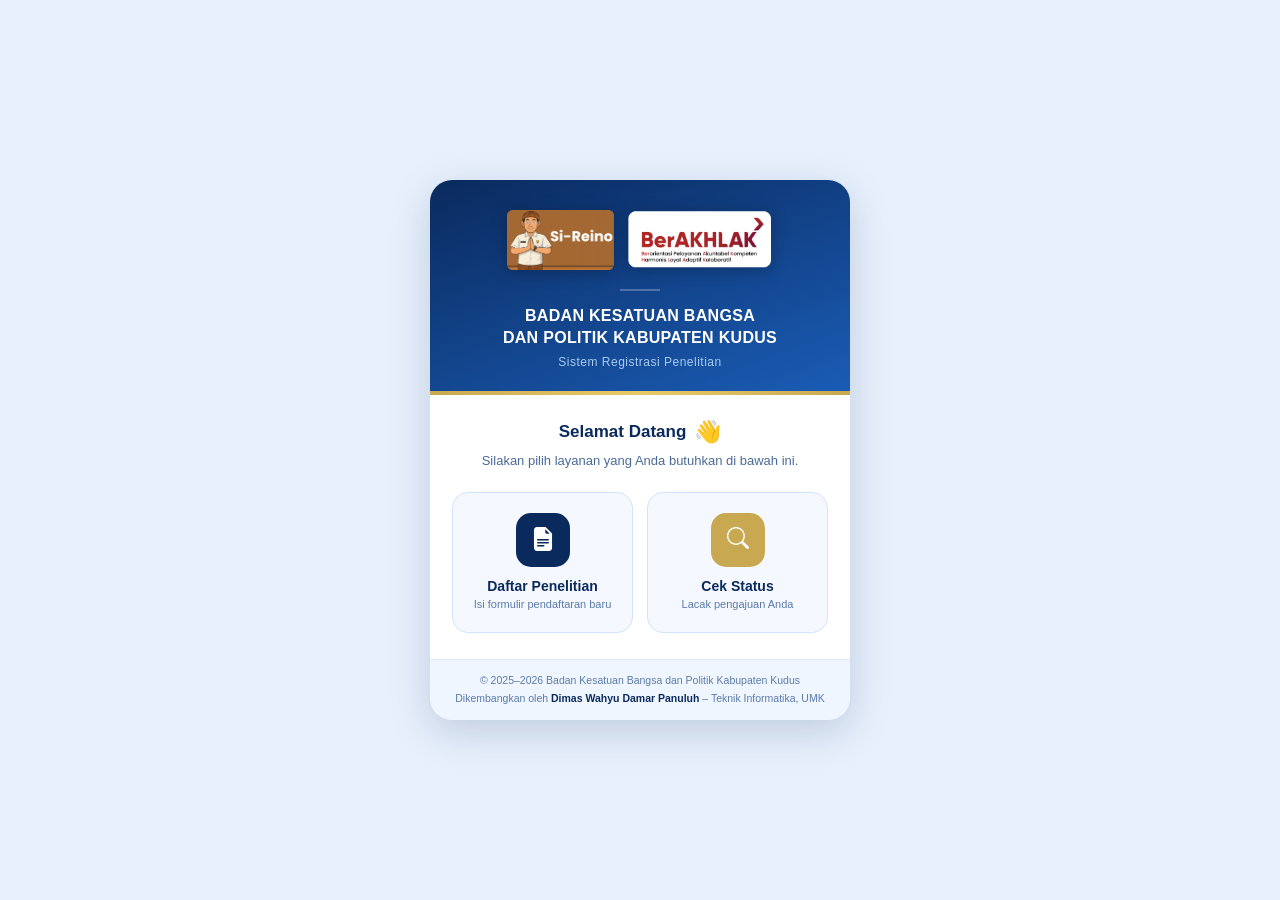
<file: index.html>
<!DOCTYPE html>
<html lang="id">
<head>
  <meta charset="UTF-8">
  <meta name="viewport" content="width=device-width, initial-scale=1.0">
  <title>Kesbangpol Kudus – Sistem Registrasi Penelitian</title>
  <link rel="icon" type="image/png" href="src/Logo_Kudus_Fix.png">
  <link href="https://cdn.jsdelivr.net/npm/bootstrap-icons@1.10.5/font/bootstrap-icons.css" rel="stylesheet">
  <style>
    * { box-sizing: border-box; margin: 0; padding: 0; }
    body {
      font-family: 'Segoe UI', sans-serif;
      min-height: 100vh;
      display: flex;
      flex-direction: column;
      align-items: center;
      justify-content: center;
      background: #e8f0fc;
      padding: 20px;
    }
    .card {
      width: 100%;
      max-width: 420px;
      border-radius: 22px;
      overflow: hidden;
      box-shadow: 0 12px 40px rgba(10, 42, 94, 0.18);
      animation: fadeUp 0.5s ease both;
    }
    @keyframes fadeUp {
      from { opacity: 0; transform: translateY(24px); }
      to   { opacity: 1; transform: translateY(0); }
    }
    .card-header {
      background: linear-gradient(160deg, #0a2a5e, #1a5cb5);
      padding: 28px 24px 22px;
      text-align: center;
    }
    .logos-row {
      display: flex;
      align-items: center;
      justify-content: center;
      gap: 12px;
      margin-bottom: 16px;
    }
    .logo-box {
      display: flex;
      align-items: center;
      justify-content: center;
      height: 65px;
    }
    .logo-box img {
      height: 60px;
      width: auto;
      object-fit: contain;
      filter: drop-shadow(0 2px 8px rgba(0,0,0,0.25));
    }
    .h-divider {
      width: 40px;
      height: 2px;
      background: rgba(255,255,255,0.25);
      margin: 0 auto 14px;
    }
    .h-title {
      font-size: 16px;
      font-weight: 800;
      color: #ffffff;
      line-height: 1.4;
      margin-bottom: 5px;
      letter-spacing: 0.3px;
    }
    .h-sub {
      font-size: 12px;
      color: #a8cbf0;
      letter-spacing: 0.5px;
    }
    .gold-bar {
      height: 4px;
      background: linear-gradient(90deg, #c8a951, #e8c96a, #c8a951);
    }
    .card-body {
      background: #ffffff;
      padding: 24px 22px 26px;
    }
    .welcome-box {
      text-align: center;
      margin-bottom: 20px;
    }
    .welcome-row {
      display: flex;
      align-items: center;
      justify-content: center;
      gap: 8px;
      margin-bottom: 6px;
    }
    .welcome-title {
      font-size: 17px;
      font-weight: 700;
      color: #0a2a5e;
    }
    .wave {
      font-size: 22px;
      display: inline-block;
      animation: wave 1.8s ease-in-out infinite;
      transform-origin: 70% 80%;
    }
    @keyframes wave {
      0%   { transform: rotate(0deg); }
      10%  { transform: rotate(18deg); }
      20%  { transform: rotate(-8deg); }
      30%  { transform: rotate(18deg); }
      40%  { transform: rotate(-4deg); }
      50%  { transform: rotate(10deg); }
      60%  { transform: rotate(0deg); }
      100% { transform: rotate(0deg); }
    }
    .welcome-sub {
      font-size: 13px;
      color: #4a6a9a;
      line-height: 1.6;
    }
    .btn-grid {
      display: grid;
      grid-template-columns: 1fr 1fr;
      gap: 14px;
    }
    .btn-card {
      background: #f5f9ff;
      border: 1.5px solid #d0e4ff;
      border-radius: 16px;
      padding: 20px 14px;
      display: flex;
      flex-direction: column;
      align-items: center;
      gap: 11px;
      cursor: pointer;
      transition: all 0.2s ease;
      text-align: center;
      text-decoration: none;
    }
    .btn-card:hover {
      background: #e4efff;
      border-color: #1a5cb5;
      transform: translateY(-3px);
      box-shadow: 0 6px 18px rgba(26, 92, 181, 0.15);
    }
    .btn-card:active { transform: translateY(0px); }
    .btn-icon-wrap {
      width: 54px;
      height: 54px;
      border-radius: 15px;
      display: flex;
      align-items: center;
      justify-content: center;
    }
    .icon-blue { background: #0a2a5e; }
    .icon-gold  { background: #c8a951; }
    .btn-label {
      font-size: 14px;
      font-weight: 700;
      color: #0a2a5e;
      line-height: 1.25;
    }
    .btn-desc {
      font-size: 11px;
      color: #5a7aaa;
      margin-top: 2px;
      line-height: 1.4;
    }
    .card-footer {
      background: #f0f6ff;
      border-top: 1px solid #d8eaff;
      padding: 12px 20px;
      text-align: center;
    }
    .ft {
      font-size: 10.5px;
      color: #5a7aaa;
      line-height: 1.7;
    }
    .ft strong {
      color: #0a2a5e;
      font-weight: 600;
    }
  </style>
</head>
<body>
  <div class="card">
    <div class="card-header">
      <div class="logos-row">
        <div class="logo-box">
          <img src="src/LOGO.png" alt="Logo Kesbangpol Kudus">
        </div>
        <div class="logo-box">
          <img src="src/logo_berAKHLAK.png" alt="Logo BerAKHLAK">
        </div>
      </div>
      <div class="h-divider"></div>
      <div class="h-title">BADAN KESATUAN BANGSA<br>DAN POLITIK KABUPATEN KUDUS</div>
      <div class="h-sub">Sistem Registrasi Penelitian</div>
    </div>
    <div class="gold-bar"></div>
    <div class="card-body">
      <div class="welcome-box">
        <div class="welcome-row">
          <div class="welcome-title">Selamat Datang</div>
          <span class="wave">👋</span>
        </div>
        <div class="welcome-sub">Silakan pilih layanan yang Anda butuhkan di bawah ini.</div>
      </div>
      <div class="btn-grid">
        <a href="form.html" class="btn-card">
          <div class="btn-icon-wrap icon-blue">
            <i class="bi bi-file-earmark-text-fill" style="color:#fff; font-size:24px;"></i>
          </div>
          <div>
            <div class="btn-label">Daftar Penelitian</div>
            <div class="btn-desc">Isi formulir pendaftaran baru</div>
          </div>
        </a>
        <a href="cek-status.html" class="btn-card">
          <div class="btn-icon-wrap icon-gold">
            <i class="bi bi-search" style="color:#fff; font-size:22px;"></i>
          </div>
          <div>
            <div class="btn-label">Cek Status</div>
            <div class="btn-desc">Lacak pengajuan Anda</div>
          </div>
        </a>
      </div>
    </div>
    <div class="card-footer">
      <div class="ft">
        © 2025–2026 Badan Kesatuan Bangsa dan Politik Kabupaten Kudus<br>
        Dikembangkan oleh <strong>Dimas Wahyu Damar Panuluh</strong> – Teknik Informatika, UMK
      </div>
    </div>
  </div>
</body>
</html>
</file>
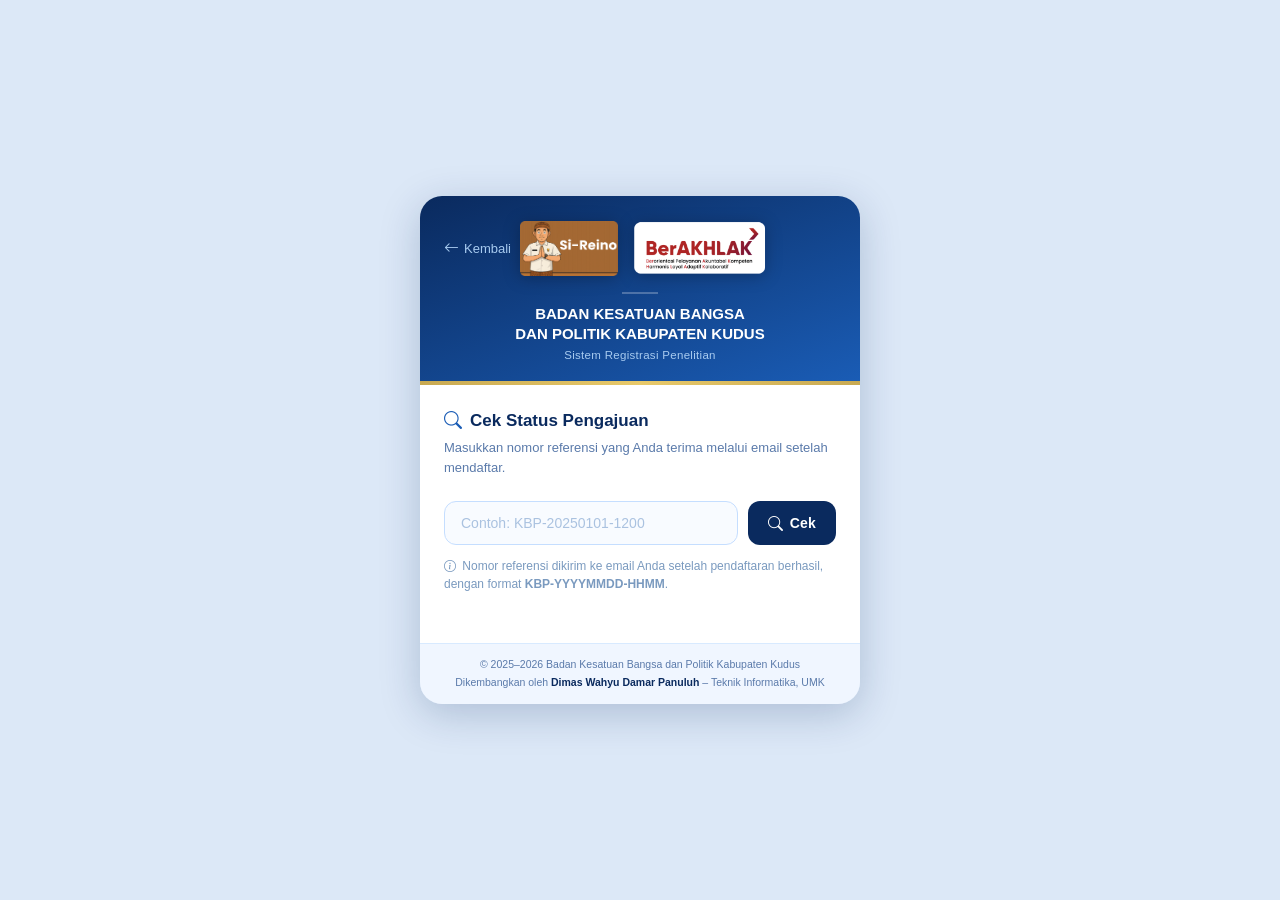
<file: cek-status.html>
<!DOCTYPE html>
<html lang="id">
<head>
  <meta charset="UTF-8">
  <meta name="viewport" content="width=device-width, initial-scale=1.0">
  <title>Cek Status Pengajuan – Kesbangpol Kudus</title>
  <link rel="icon" type="image/png" href="src/Logo_Kudus_Fix.png">
  <link href="https://cdn.jsdelivr.net/npm/bootstrap-icons@1.10.5/font/bootstrap-icons.css" rel="stylesheet">
  <style>
    * { box-sizing: border-box; margin: 0; padding: 0; }

    body {
      font-family: 'Segoe UI', Arial, sans-serif;
      background: #dce8f7;
      min-height: 100vh;
      display: flex;
      flex-direction: column;
      align-items: center;
      justify-content: center;
      padding: 24px 16px;
    }

    .card {
      width: 100%;
      max-width: 440px;
      border-radius: 22px;
      overflow: hidden;
      box-shadow: 0 10px 40px rgba(10, 42, 94, 0.22);
      animation: fadeUp .5s ease both;
    }
    @keyframes fadeUp {
      from { opacity: 0; transform: translateY(24px); }
      to   { opacity: 1; transform: translateY(0); }
    }

    /* HEADER */
    .card-header {
      background: linear-gradient(160deg, #0a2a5e, #1a5cb5);
      padding: 22px 24px 20px;
      text-align: center;
    }
    .header-top {
      display: flex;
      align-items: center;
      justify-content: space-between;
      margin-bottom: 14px;
    }
    .back-btn {
      display: flex;
      align-items: center;
      gap: 5px;
      color: #a8cbf0;
      font-size: 13px;
      text-decoration: none;
      transition: color .15s;
    }
    .back-btn:hover { color: #fff; }
    .back-btn i { font-size: 15px; }
    .logos-row {
      display: flex;
      align-items: center;
      justify-content: center;
      gap: 14px;
    }
    .logo-box {
      display: flex;
      align-items: center;
      justify-content: center;
      height: 60px;
    }
    .logo-box img {
      height: 55px;
      width: auto;
      object-fit: contain;
      filter: drop-shadow(0 2px 8px rgba(0,0,0,0.25));
    }
    .h-divider {
      width: 36px; height: 2px;
      background: rgba(255,255,255,0.25);
      margin: 12px auto 10px;
    }
    .h-title { font-size: 15px; font-weight: 800; color: #fff; margin-bottom: 4px; line-height: 1.35; }
    .h-sub { font-size: 11.5px; color: #a8cbf0; letter-spacing: 0.3px; }

    .gold-bar { height: 4px; background: linear-gradient(90deg,#c8a951,#e8c96a,#c8a951); }

    /* BODY */
    .card-body { background: #fff; padding: 26px 24px 28px; }

    .section-title {
      font-size: 17px;
      font-weight: 800;
      color: #0a2a5e;
      margin-bottom: 6px;
      display: flex;
      align-items: center;
      gap: 8px;
    }
    .section-title i { color: #1a5cb5; font-size: 18px; }
    .section-sub {
      font-size: 13px;
      color: #5a7aaa;
      margin-bottom: 22px;
      line-height: 1.6;
    }

    .input-group {
      display: flex;
      gap: 10px;
      margin-bottom: 12px;
    }
    .input-ref {
      flex: 1;
      border: 1.5px solid #c5deff;
      border-radius: 12px;
      padding: 13px 16px;
      font-size: 14px;
      color: #0a2a5e;
      outline: none;
      transition: border-color .2s, box-shadow .2s;
      font-family: 'Segoe UI', Arial, sans-serif;
      text-transform: uppercase;
      letter-spacing: 0.5px;
      background: #f8fbff;
    }
    .input-ref::placeholder { text-transform: none; color: #aac2e0; letter-spacing: 0; }
    .input-ref:focus { border-color: #1a5cb5; box-shadow: 0 0 0 3px rgba(26,92,181,0.1); background: #fff; }
    .btn-cek {
      background: #0a2a5e;
      color: #fff;
      border: none;
      border-radius: 12px;
      padding: 13px 20px;
      font-size: 14px;
      font-weight: 700;
      cursor: pointer;
      transition: background .18s, transform .15s;
      display: flex;
      align-items: center;
      gap: 7px;
      white-space: nowrap;
      letter-spacing: 0.2px;
    }
    .btn-cek:hover { background: #1a5cb5; }
    .btn-cek:active { transform: scale(0.97); }
    .btn-cek i { font-size: 15px; }

    .hint {
      font-size: 12px;
      color: #7a9abf;
      margin-bottom: 22px;
      line-height: 1.5;
    }
    .hint i { margin-right: 3px; }

    /* LOADING */
    .loading-wrap {
      text-align: center;
      padding: 24px 0;
      display: none;
    }
    .spinner {
      width: 36px; height: 36px;
      border: 3px solid #d0e4ff;
      border-top-color: #1a5cb5;
      border-radius: 50%;
      animation: spin .7s linear infinite;
      margin: 0 auto 12px;
    }
    @keyframes spin { to { transform: rotate(360deg); } }
    .loading-txt { font-size: 13px; color: #5a7aaa; }

    /* ERROR */
    .error-box {
      background: #fff5f5;
      border: 1.5px solid #fecaca;
      border-radius: 12px;
      padding: 14px 16px;
      margin-top: 4px;
      display: none;
      text-align: center;
    }
    .error-icon { font-size: 28px; margin-bottom: 6px; }
    .error-title { font-size: 14px; font-weight: 700; color: #991b1b; margin-bottom: 4px; }
    .error-msg { font-size: 12.5px; color: #b91c1c; line-height: 1.5; }

    /* RESULT CARD */
    .result-wrap {
      display: none;
      animation: fadeUp .4s ease both;
    }
    .result-card {
      border: 1.5px solid #d0e4ff;
      border-radius: 14px;
      overflow: hidden;
      margin-top: 4px;
    }
    .result-header {
      background: #f0f6ff;
      padding: 12px 16px;
      display: flex;
      align-items: center;
      justify-content: space-between;
      border-bottom: 1px solid #d8eaff;
    }
    .result-ref {
      font-size: 12px;
      font-weight: 700;
      color: #1a5cb5;
      letter-spacing: 0.5px;
    }
    .badge {
      font-size: 11px;
      font-weight: 600;
      padding: 4px 10px;
      border-radius: 20px;
    }
    .badge-pending  { background: #fef3c7; color: #92400e; }
    .badge-diproses { background: #dbeafe; color: #1e40af; }
    .badge-selesai  { background: #d1fae5; color: #065f46; }
    .badge-ditolak  { background: #fee2e2; color: #991b1b; }
    .badge-default  { background: #f1f5f9; color: #475569; }

    .result-body { padding: 14px 16px; }
    .result-row {
      display: flex;
      gap: 8px;
      margin-bottom: 10px;
      font-size: 13px;
    }
    .result-row:last-child { margin-bottom: 0; }
    .result-key {
      color: #5a7aaa;
      width: 120px;
      flex-shrink: 0;
      font-size: 12.5px;
    }
    .result-val {
      color: #0a2a5e;
      font-weight: 600;
      flex: 1;
      line-height: 1.4;
    }

    /* PROGRESS STEPS */
    .steps-wrap {
      display: flex;
      align-items: center;
      justify-content: center;
      margin: 18px 0 6px;
      gap: 0;
    }
    .step {
      display: flex;
      flex-direction: column;
      align-items: center;
      gap: 5px;
      flex: 1;
    }
    .step-circle {
      width: 34px; height: 34px;
      border-radius: 50%;
      display: flex; align-items: center; justify-content: center;
      font-size: 14px; font-weight: 700;
    }
    .step-label { font-size: 10.5px; font-weight: 600; text-align: center; line-height: 1.3; }
    .step-sub   { font-size: 10px; color: #9ab0cc; text-align: center; }
    .step-line  { flex: 1; height: 2px; margin-bottom: 22px; }

    .step-done   .step-circle { background: #1a9e5c; color: #fff; }
    .step-done   .step-label  { color: #1a9e5c; }
    .step-active .step-circle { background: #f59e0b; color: #fff; }
    .step-active .step-label  { color: #d97706; }
    .step-wait   .step-circle { background: #e5e7eb; color: #9ca3af; }
    .step-wait   .step-label  { color: #9ca3af; }
    .line-done   { background: #1a9e5c; }
    .line-wait   { background: #e5e7eb; }

    /* FOOTER */
    .card-footer {
      background: #f0f6ff;
      border-top: 1px solid #d8eaff;
      padding: 12px 20px;
      text-align: center;
    }
    .ft { font-size: 10.5px; color: #5a7aaa; line-height: 1.7; }
    .ft strong { color: #0a2a5e; font-weight: 600; }
  </style>
</head>
<body>

<div class="card">

  <!-- HEADER -->
  <div class="card-header">
    <div class="header-top">
      <a href="index.html" class="back-btn">
        <i class="bi bi-arrow-left"></i> Kembali
      </a>
      <div class="logos-row">
        <div class="logo-box"><img src="src/LOGO.png" alt="Logo Kesbangpol"></div>
        <div class="logo-box"><img src="src/logo_berAKHLAK.png" alt="BerAKHLAK"></div>
      </div>
      <div style="width:60px"></div>
    </div>
    <div class="h-divider"></div>
    <div class="h-title">BADAN KESATUAN BANGSA<br>DAN POLITIK KABUPATEN KUDUS</div>
    <div class="h-sub">Sistem Registrasi Penelitian</div>
  </div>

  <div class="gold-bar"></div>

  <!-- BODY -->
  <div class="card-body">
    <div class="section-title"><i class="bi bi-search"></i>Cek Status Pengajuan</div>
    <div class="section-sub">Masukkan nomor referensi yang Anda terima melalui email setelah mendaftar.</div>

    <div style="margin-top:4px">
      <div class="input-group">
        <input type="text" id="inputRef" class="input-ref"
          placeholder="Contoh: KBP-20250101-1200"
          maxlength="20"
          oninput="this.value=this.value.toUpperCase()">
        <button class="btn-cek" onclick="cekStatus()">
          <i class="bi bi-search"></i> Cek
        </button>
      </div>
      <div class="hint">
        <i class="bi bi-info-circle"></i>
        Nomor referensi dikirim ke email Anda setelah pendaftaran berhasil, dengan format <strong>KBP-YYYYMMDD-HHMM</strong>.
      </div>
    </div>

    <!-- LOADING -->
    <div class="loading-wrap" id="loadingWrap">
      <div class="spinner"></div>
      <div class="loading-txt">Sedang mencari data pengajuan Anda...</div>
    </div>

    <!-- ERROR -->
    <div class="error-box" id="errorBox">
      <div class="error-icon">🔍</div>
      <div class="error-title">Data Tidak Ditemukan</div>
      <div class="error-msg" id="errorMsg">Nomor referensi tidak ditemukan. Pastikan nomor yang Anda masukkan sudah benar.</div>
    </div>

    <!-- RESULT -->
    <div class="result-wrap" id="resultWrap">
      <div class="result-card">
        <div class="result-header">
          <div class="result-ref" id="resultRef">KBP-20250101-1200</div>
          <span class="badge" id="resultBadge">Pending</span>
        </div>

        <!-- PROGRESS STEPS -->
        <div style="padding: 4px 16px 0">
          <div class="steps-wrap" id="stepsWrap">
            <!-- diisi JS -->
          </div>
        </div>

        <div class="result-body">
          <div class="result-row">
            <div class="result-key">Nama Pemohon</div>
            <div class="result-val" id="rNama">—</div>
          </div>
          <div class="result-row">
            <div class="result-key">Asal Lembaga</div>
            <div class="result-val" id="rLembaga">—</div>
          </div>
          <div class="result-row">
            <div class="result-key">Judul Penelitian</div>
            <div class="result-val" id="rProposal">—</div>
          </div>
          <div class="result-row">
            <div class="result-key">Lokasi / OPD</div>
            <div class="result-val" id="rLokasi">—</div>
          </div>
          <div class="result-row">
            <div class="result-key">Periode</div>
            <div class="result-val" id="rPeriode">—</div>
          </div>
          <div class="result-row">
            <div class="result-key">Tanggal Daftar</div>
            <div class="result-val" id="rTanggal">—</div>
          </div>
        </div>
      </div>
    </div>
  </div>

  <!-- FOOTER -->
  <div class="card-footer">
    <div class="ft">
      © 2025–2026 Badan Kesatuan Bangsa dan Politik Kabupaten Kudus<br>
      Dikembangkan oleh <strong>Dimas Wahyu Damar Panuluh</strong> – Teknik Informatika, UMK
    </div>
  </div>

</div>

<script>
const API_URL = "https://script.google.com/macros/s/AKfycbwyZ5WJGmg1qkPgjuiHGJrGzAIFNQWumpw92FBoun7S60oTYriJQ_6yxgcDFBBOqYdQ/exec";

function formatTanggal(str) {
  if (!str) return "—";
  const bulan = ["Jan","Feb","Mar","Apr","Mei","Jun","Jul","Ags","Sep","Okt","Nov","Des"];

  // Coba deteksi format DD/MM/YYYY (dari Google Sheets)
  const dmyMatch = str.match(/^(\d{1,2})\/(\d{1,2})\/(\d{4})/);
  if (dmyMatch) {
    const day   = parseInt(dmyMatch[1]);
    const month = parseInt(dmyMatch[2]) - 1;
    const year  = parseInt(dmyMatch[3]);
    return `${day} ${bulan[month]} ${year}`;
  }

  // Fallback: format YYYY-MM-DD atau lainnya
  const d = new Date(str);
  if (isNaN(d)) return str;
  return `${d.getDate()} ${bulan[d.getMonth()]} ${d.getFullYear()}`;
}

function renderSteps(status) {
  const s = (status || "").toLowerCase();
  let s1 = "step-done", s2 = "step-wait", s3 = "step-wait";
  let l1 = "line-wait", l2 = "line-wait";
  let lbl2 = "Verifikasi", sub2 = "Menunggu";
  let lbl3 = "Surat Siap", sub3 = "Menunggu";

  if (s === "diproses") {
    s2 = "step-active"; l1 = "line-done";
    sub2 = "Sedang diproses";
  } else if (s === "selesai") {
    s2 = "step-done"; s3 = "step-done";
    l1 = "line-done"; l2 = "line-done";
    sub2 = "Selesai"; sub3 = "Cek Email Anda";
  } else if (s === "ditolak") {
    s2 = "step-active"; l1 = "line-done";
    lbl2 = "Ditolak"; sub2 = "Tidak diproses";
    s2 = "step-wait";
  }

  return `
    <div class="step step-done">
      <div class="step-circle">✓</div>
      <div class="step-label">Pendaftaran</div>
      <div class="step-sub">Selesai</div>
    </div>
    <div class="step-line ${l1}"></div>
    <div class="step ${s2}">
      <div class="step-circle">${s2==='step-done'?'✓':'⏳'}</div>
      <div class="step-label">${lbl2}</div>
      <div class="step-sub">${sub2}</div>
    </div>
    <div class="step-line ${l2}"></div>
    <div class="step ${s3}">
      <div class="step-circle">📄</div>
      <div class="step-label">${lbl3}</div>
      <div class="step-sub">${sub3}</div>
    </div>
  `;
}

function getBadgeClass(status) {
  const s = (status || "").toLowerCase();
  if (s === "pending")  return "badge-pending";
  if (s === "diproses") return "badge-diproses";
  if (s === "selesai")  return "badge-selesai";
  if (s === "ditolak")  return "badge-ditolak";
  return "badge-default";
}

async function cekStatus() {
  const refInput = document.getElementById("inputRef").value.trim().toUpperCase();

  if (!refInput) {
    document.getElementById("errorMsg").textContent = "Silakan masukkan nomor referensi terlebih dahulu.";
    showState("error");
    return;
  }

  showState("loading");

  try {
    const res  = await fetch(`${API_URL}?action=checkStatus&ref=${encodeURIComponent(refInput)}`);
    const json = await res.json();

    if (!json.found || !json.row) {
      document.getElementById("errorMsg").textContent = "Nomor referensi tidak ditemukan. Pastikan nomor yang Anda masukkan sudah benar.";
      showState("error");
      return;
    }

    const found = json.row;
    // Isi data hasil
    const status = found.status || "Pending";
    document.getElementById("resultRef").textContent   = refInput;
    document.getElementById("resultBadge").textContent = status;
    document.getElementById("resultBadge").className   = "badge " + getBadgeClass(status);
    document.getElementById("stepsWrap").innerHTML     = renderSteps(status);
    document.getElementById("rNama").textContent       = found.nama      || "—";
    document.getElementById("rLembaga").textContent    = found.nama_lembaga || "—";
    document.getElementById("rProposal").textContent   = found.proposal  || "—";
    document.getElementById("rLokasi").textContent     = found.lokasi    || "—";

    const mulai   = formatTanggal(found.tanggal_mulai);
    const selesai = formatTanggal(found.tanggal_selesai);
    document.getElementById("rPeriode").textContent  = (mulai && selesai) ? `${mulai} s/d ${selesai}` : "—";
    document.getElementById("rTanggal").textContent  = found.timestamp ? formatTanggal(found.timestamp) : "—";

    showState("result");

  } catch (err) {
    document.getElementById("errorMsg").textContent = "Gagal menghubungi server. Periksa koneksi internet Anda dan coba lagi.";
    showState("error");
  }
}

function showState(state) {
  document.getElementById("loadingWrap").style.display = state === "loading" ? "block" : "none";
  document.getElementById("errorBox").style.display    = state === "error"   ? "block" : "none";
  document.getElementById("resultWrap").style.display  = state === "result"  ? "block" : "none";
}

// Enter key
document.addEventListener("DOMContentLoaded", () => {
  document.getElementById("inputRef").addEventListener("keydown", e => {
    if (e.key === "Enter") cekStatus();
  });
});
</script>

</body>
</html>
</file>
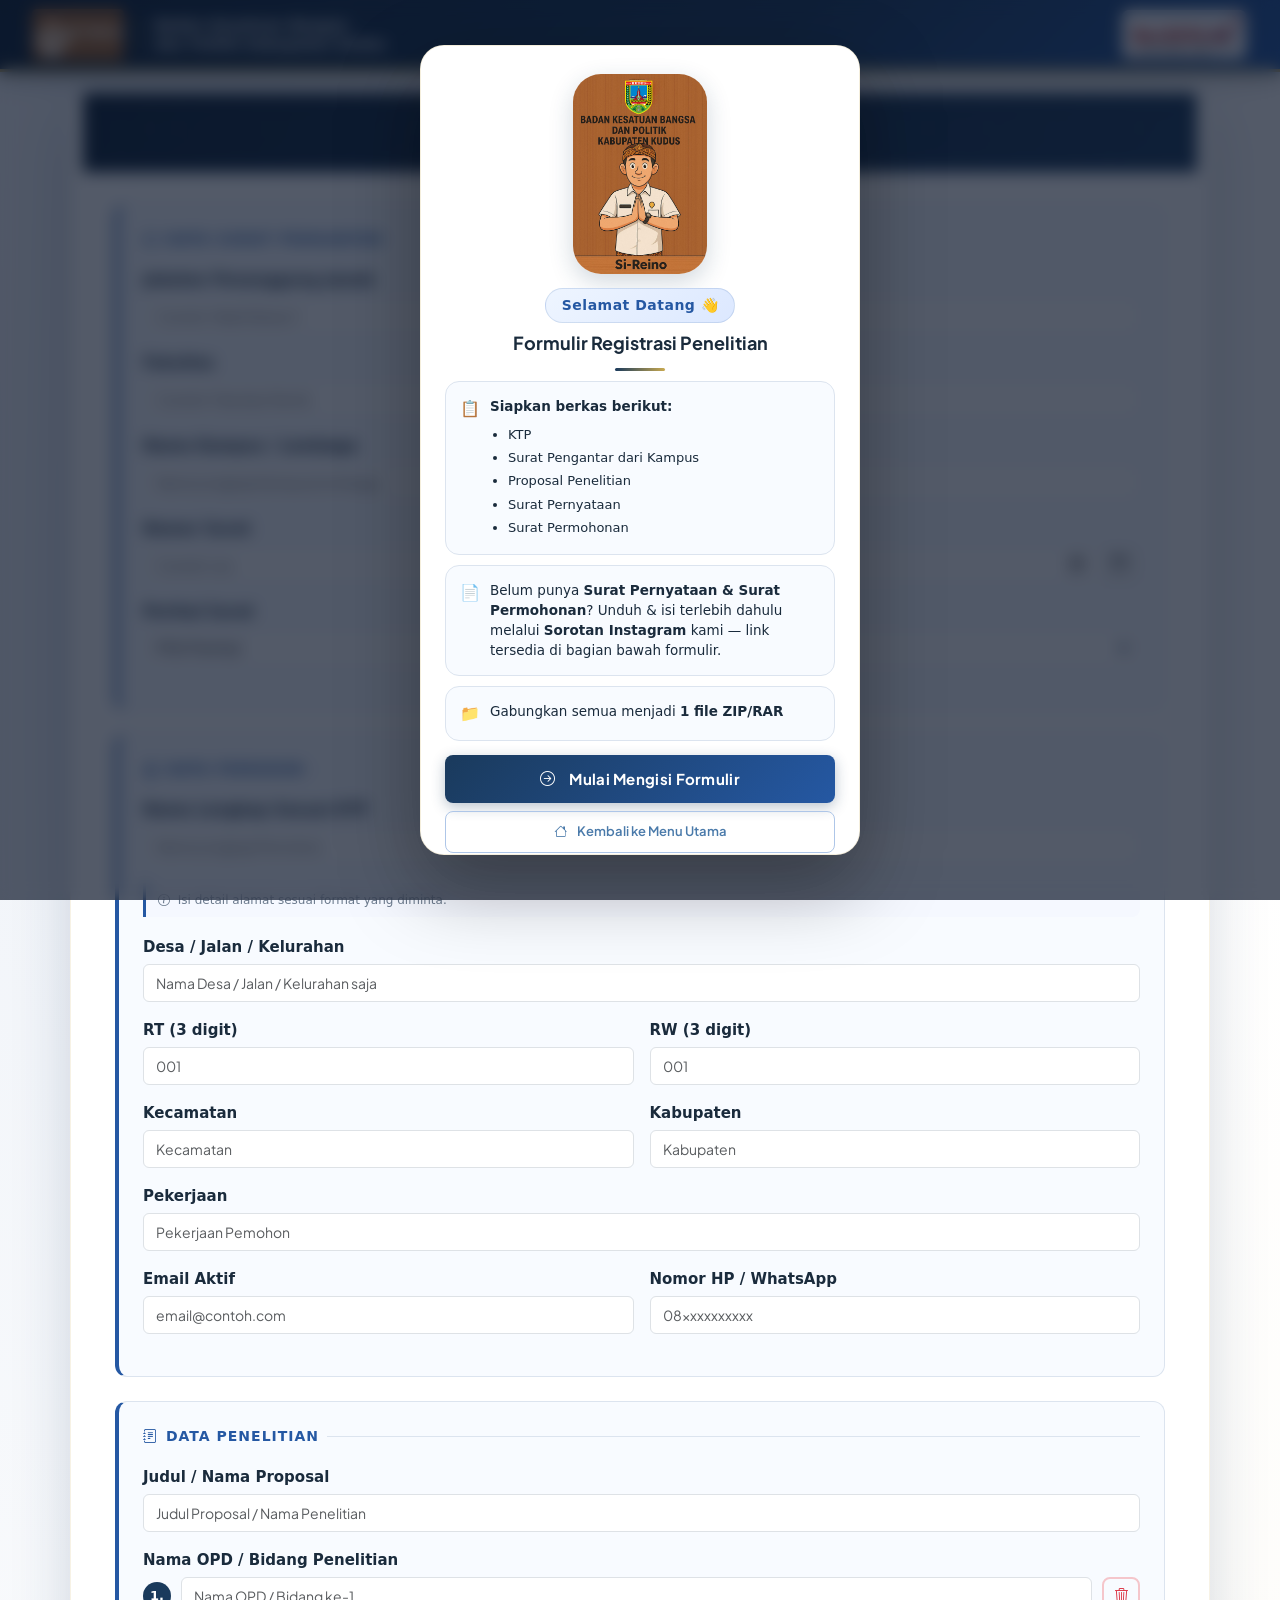
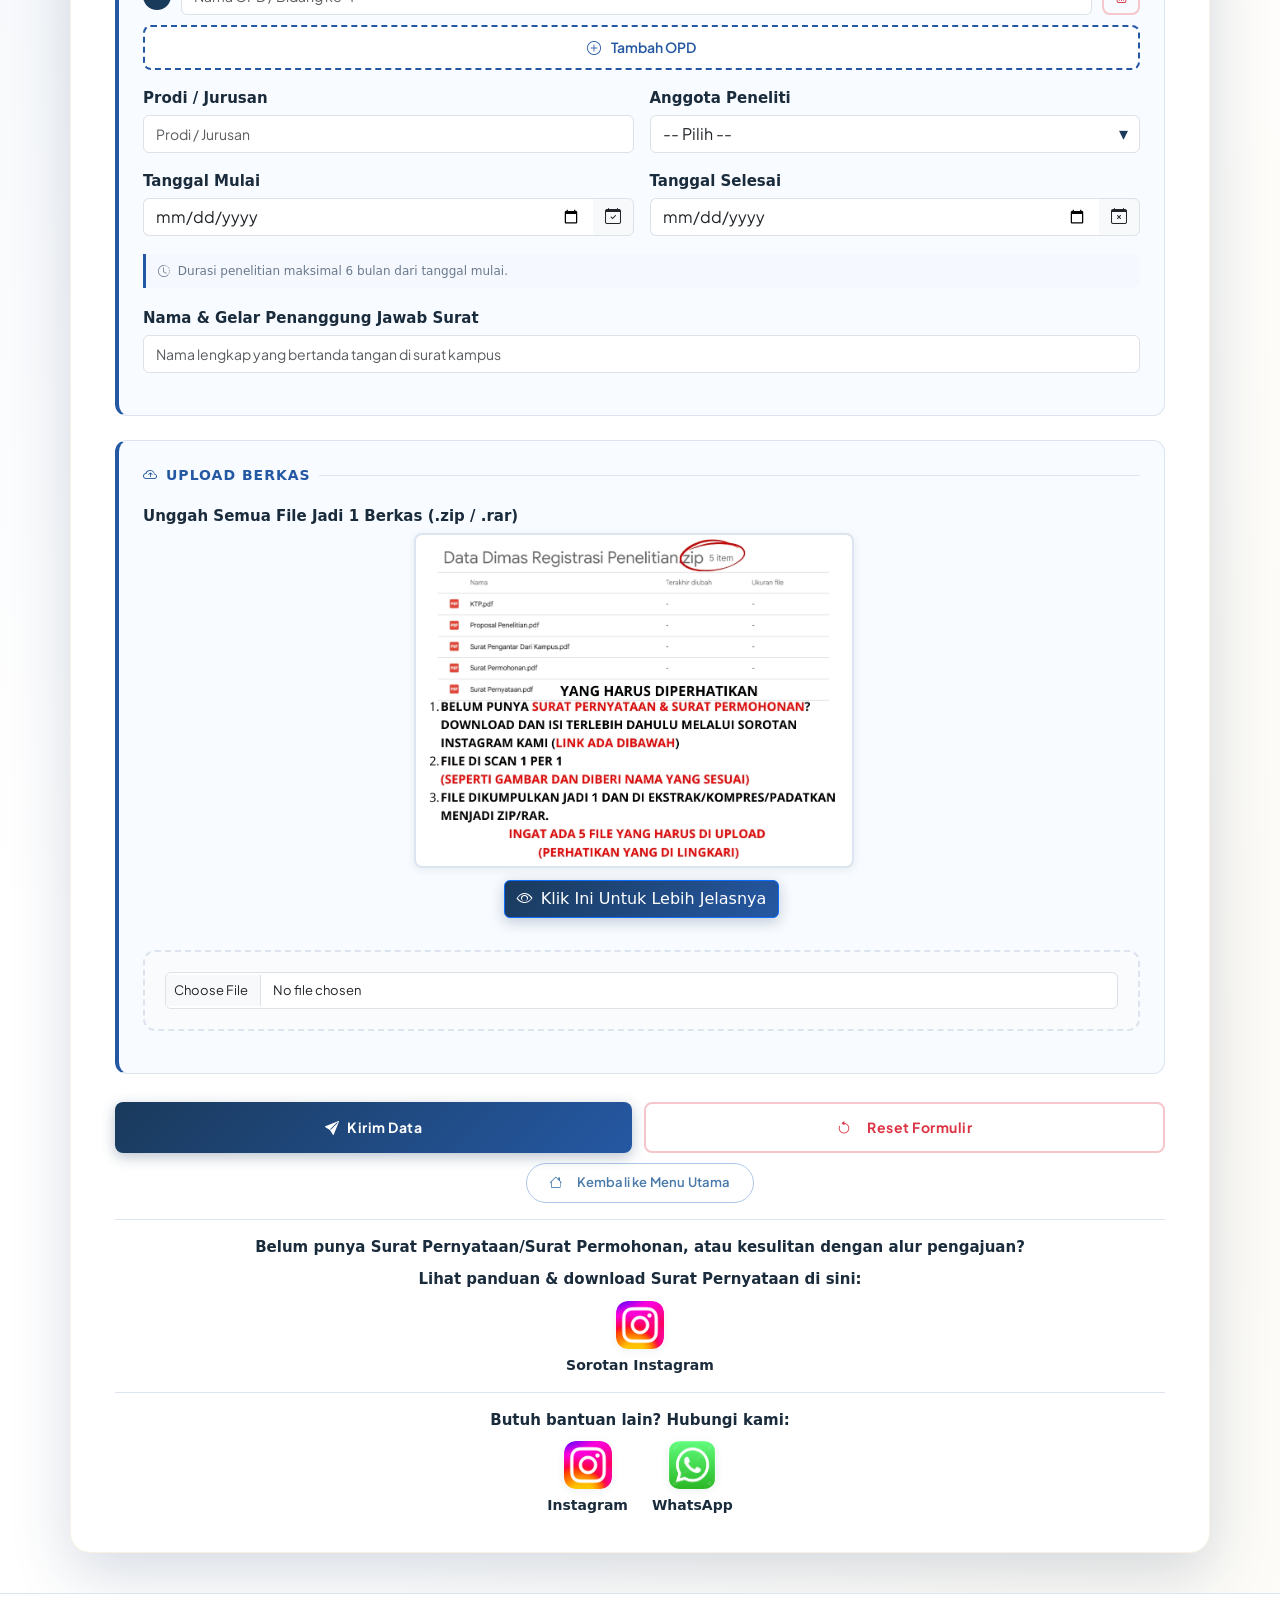
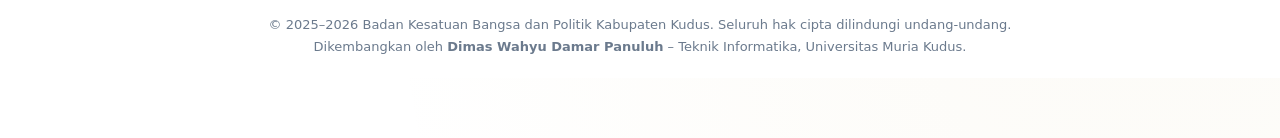
<file: form.html>
<!DOCTYPE html>
<html lang="id">
<head>
    <meta charset="UTF-8">
    <title>Registrasi Penelitian – Kesbangpol Kudus</title>
    <link rel="stylesheet" href="assets/style.css">
    <link rel="website icon" type="png" href="src/Logo_Kudus_Fix.png">
    <link href="https://cdn.jsdelivr.net/npm/bootstrap@5.1.3/dist/css/bootstrap.min.css" rel="stylesheet">
    <link href="https://cdn.jsdelivr.net/npm/bootstrap-icons@1.10.5/font/bootstrap-icons.css" rel="stylesheet">
    <meta name="viewport" content="width=device-width, initial-scale=1.0">
</head>
<body>

<!-- ===== HEADER ===== -->
<header class="header">
  <div class="header-left">
    <img src="src/LOGO.png" alt="Logo Kesbangpol" class="logo-left">
    <div class="header-title">
      <p class="instansi-text">
        Badan Kesatuan Bangsa<br>dan Politik Kabupaten Kudus
      </p>
    </div>
  </div>
  <img src="src/logo_berAKHLAK.png" alt="Logo BerAKHLAK" class="logo-right">
</header>


<!-- ===== MAIN CONTAINER ===== -->
<div class="container">

  <!-- Alert global error -->
  <div id="globalError" class="alert alert-warning d-none">
    <i class="bi bi-exclamation-triangle-fill me-2"></i>
    Masih ada data yang perlu dilengkapi, silakan cek kolom yang ditandai warna merah.
  </div>

  <div class="title">
    <i class="bi bi-file-earmark-text me-2"></i>Formulir Registrasi Penelitian
  </div>

  <div class="content">

    <!-- Preview ringkasan -->
    <div id="previewBox" class="alert alert-info mb-3 d-none">
      <strong><i class="bi bi-card-checklist me-2"></i>Ringkasan Data:</strong>
      <ul class="mb-0 mt-2">
        <li><b>Nama:</b> <span id="pvNama"></span></li>
        <li><b>Judul:</b> <span id="pvJudul"></span></li>
        <li><b>Tanggal:</b> <span id="pvTanggal"></span></li>
        <li><b>File:</b> <span id="pvFile"></span></li>
      </ul>
    </div>

    <form id="uploadForm" action="https://script.google.com/macros/s/AKfycbwyZ5WJGmg1qkPgjuiHGJrGzAIFNQWumpw92FBoun7S60oTYriJQ_6yxgcDFBBOqYdQ/exec" method="POST">
      <input type="hidden" name="fileContent" id="fileContent">
      <input type="hidden" name="filename" id="filename">

      <!-- ===== SECTION 1: DATA SURAT ===== -->
      <div class="section-group">
        <div class="section-group-title">
          <i class="bi bi-envelope-paper"></i> Data Surat Pengantar
        </div>

        <div class="input-box">
          <label for="atasnama" class="form-label">Jabatan Penanggung Jawab</label>
          <input type="text" id="atasnama" name="atasnama"
            class="form-control required-field capitalize"
            placeholder="Contoh: Wakil Dekan 1" required>
          <small class="error-text">Wajib diisi</small>
        </div>

        <div class="input-box">
          <label for="fakultas" class="form-label">Fakultas</label>
          <input type="text" id="fakultas" name="fakultas"
            class="form-control required-field capitalize"
            placeholder="Contoh: Fakultas Teknik" required>
          <small class="error-text">Wajib diisi</small>
        </div>

        <div class="input-box">
          <label for="nama_lembaga" class="form-label">Nama Kampus / Lembaga</label>
          <input type="text" id="nama_lembaga" name="nama_lembaga"
            class="form-control required-field capitalize"
            placeholder="Nama Lengkap Kampus/Lembaga" required>
          <small class="error-text">Wajib diisi</small>
        </div>

        <div class="input-row">
          <div class="input-box half-width">
            <label for="nomor_surat" class="form-label">Nomor Surat</label>
            <input type="text" id="nomor_surat" name="nomor_surat"
              class="form-control required-field capitalize"
              placeholder="Contoh: xxx" required>
            <small class="error-text">Wajib diisi</small>
          </div>
          <div class="input-box half-width">
            <label for="tgl_surat" class="form-label">Tanggal Surat Dibuat</label>
            <div class="input-group">
              <input type="date" id="tgl_surat" name="tgl_surat"
                class="form-control required-field" required>
              <span class="input-group-text"><i class="bi bi-calendar-event"></i></span>
            </div>
            <small class="error-text">Wajib diisi</small>
          </div>
        </div>

        <div class="input-box">
          <label for="perihal" class="form-label">Perihal Surat</label>
          <div class="dropdown-icon">
            <select id="perihal" name="perihal"
              class="form-control required-field" required>
              <option value="" disabled selected>Pilih Perihal</option>
              <option value="Permohonan Izin Penelitian">Permohonan Izin Penelitian</option>
              <option value="Permohonan Izin Penyebaran Kuesioner">Permohonan Izin Penyebaran Kuesioner</option>
              <option value="Permohonan Izin Penelitian dan Penyebaran Kuesioner">Permohonan Izin Penelitian dan Penyebaran Kuesioner</option>
            </select>
            <span class="dropdown-arrow">&#9662;</span>
          </div>
          <small class="error-text">Wajib dipilih</small>
        </div>
      </div>

      <!-- ===== SECTION 2: DATA PEMOHON ===== -->
      <div class="section-group">
        <div class="section-group-title">
          <i class="bi bi-person-badge"></i> Data Pemohon
        </div>

        <div class="input-box">
          <label for="nama" class="form-label">Nama Lengkap Sesuai KTP</label>
          <input type="text" id="nama" name="nama"
            class="form-control required-field capitalize"
            placeholder="Nama Lengkap Pemohon" required>
          <small class="error-text">Wajib diisi</small>
        </div>

        <div class="section-hint">
          <i class="bi bi-info-circle me-1"></i>
          Isi detail alamat sesuai format yang diminta.
        </div>

        <div class="input-box">
          <label for="alamat" class="form-label">Desa / Jalan / Kelurahan</label>
          <input type="text" id="alamat" name="alamat"
            class="form-control required-field capitalize"
            placeholder="Nama Desa / Jalan / Kelurahan saja" required>
          <small class="error-text">Wajib diisi</small>
        </div>

        <div class="input-row">
          <div class="input-box half-width">
            <label for="rukun_tetangga_rt" class="form-label">RT (3 digit)</label>
            <input type="text" id="rukun_tetangga_rt" name="rukun_tetangga_rt"
              class="form-control required-field"
              placeholder="001" maxlength="3" inputmode="numeric" required
              oninput="onlyThreeDigits(this)">
            <small class="error-text">Harus 3 digit (contoh: 001)</small>
          </div>
          <div class="input-box half-width">
            <label for="rukun_warga_rw" class="form-label">RW (3 digit)</label>
            <input type="text" id="rukun_warga_rw" name="rukun_warga_rw"
              class="form-control required-field"
              placeholder="001" maxlength="3" inputmode="numeric" required
              oninput="onlyThreeDigits(this)">
            <small class="error-text">Harus 3 digit (contoh: 001)</small>
          </div>
        </div>

        <div class="input-row">
          <div class="input-box half-width">
            <label for="kecamatan" class="form-label">Kecamatan</label>
            <input type="text" id="kecamatan" name="kecamatan"
              class="form-control required-field capitalize"
              placeholder="Kecamatan" required>
            <small class="error-text">Wajib diisi</small>
          </div>
          <div class="input-box half-width">
            <label for="kabupaten" class="form-label">Kabupaten</label>
            <input type="text" id="kabupaten" name="kabupaten"
              class="form-control required-field capitalize"
              placeholder="Kabupaten" required>
            <small class="error-text">Wajib diisi</small>
          </div>
        </div>

        <div class="input-box">
          <label for="pekerjaan" class="form-label">Pekerjaan</label>
          <input type="text" id="pekerjaan" name="pekerjaan"
            class="form-control required-field capitalize"
            placeholder="Pekerjaan Pemohon" required>
          <small class="error-text">Wajib diisi</small>
        </div>

        <div class="input-row">
          <div class="input-box half-width">
            <label for="email" class="form-label">Email Aktif</label>
            <input type="email" id="email" name="email"
              class="form-control required-field"
              placeholder="email@contoh.com" required>
            <small class="error-text">Wajib diisi</small>
          </div>
          <div class="input-box half-width">
            <label for="nomor_hp" class="form-label">Nomor HP / WhatsApp</label>
            <input type="tel" id="nomor_hp" name="nomor_hp"
              class="form-control required-field"
              placeholder="08xxxxxxxxxx" required>
            <small class="error-text">Wajib diisi</small>
          </div>
        </div>
      </div>

      <!-- ===== SECTION 3: DATA PENELITIAN ===== -->
      <div class="section-group">
        <div class="section-group-title">
          <i class="bi bi-journal-text"></i> Data Penelitian
        </div>

        <div class="input-box">
          <label for="proposal" class="form-label">Judul / Nama Proposal</label>
          <input type="text" id="proposal" name="proposal"
            class="form-control required-field capitalize"
            placeholder="Judul Proposal / Nama Penelitian" required>
          <small class="error-text">Wajib diisi</small>
        </div>

        <div class="input-box" id="opd-wrapper">
          <label class="form-label">Nama OPD / Bidang Penelitian</label>
          <div id="opd-list"></div>
          <button type="button" class="btn-tambah-anggota" onclick="tambahOPD()">
            <i class="bi bi-plus-circle me-1"></i> Tambah OPD
          </button>
          <input type="hidden" id="lokasi" name="lokasi">
          <small class="error-text" id="opd-error-text">Wajib diisi minimal 1 OPD</small>
        </div>

        <div class="input-row">
          <div class="input-box half-width">
            <label for="bidang" class="form-label">Prodi / Jurusan</label>
            <input type="text" id="bidang" name="bidang"
              class="form-control required-field capitalize"
              placeholder="Prodi / Jurusan" required>
            <small class="error-text">Wajib diisi</small>
          </div>
          <div class="input-box half-width">
            <label class="form-label">Anggota Peneliti</label>
            <div class="dropdown-icon">
              <select id="opsi_anggota" class="form-control required-field" required onchange="toggleAnggota()">
                <option value="">-- Pilih --</option>
                <option value="-">Tidak Ada</option>
                <option value="ada">Ada</option>
              </select>
              <span class="dropdown-arrow">&#9662;</span>
            </div>
            <small class="error-text">Wajib dipilih</small>
          </div>
        </div>

        <div class="input-box" id="anggota-wrapper" style="display:none">
          <label class="form-label">Daftar Nama Anggota Peneliti</label>
          <div id="anggota-list"></div>
          <button type="button" class="btn-tambah-anggota" onclick="tambahAnggota()">
            <i class="bi bi-plus-circle me-1"></i> Tambah Anggota
          </button>
          <input type="hidden" id="anggota_peneliti" name="anggota_peneliti">
          <small class="error-text" id="anggota-error-text">Wajib diisi minimal 1 anggota</small>
        </div>


        <div class="input-row">
          <div class="input-box half-width">
            <label for="tanggal_mulai" class="form-label">Tanggal Mulai</label>
            <div class="input-group">
              <input type="date" id="tanggal_mulai" name="tanggal_mulai"
                class="form-control required-field" required>
              <span class="input-group-text"><i class="bi bi-calendar-check"></i></span>
            </div>
            <small class="error-text">Wajib diisi</small>
          </div>
          <div class="input-box half-width">
            <label for="tanggal_selesai" class="form-label">Tanggal Selesai</label>
            <div class="input-group">
              <input type="date" id="tanggal_selesai" name="tanggal_selesai"
                class="form-control required-field" required>
              <span class="input-group-text"><i class="bi bi-calendar-x"></i></span>
            </div>
            <small class="error-text">Wajib diisi</small>
          </div>
        </div>
        <div class="section-hint">
          <i class="bi bi-clock-history me-1"></i>
          Durasi penelitian maksimal 6 bulan dari tanggal mulai.
        </div>

        <div class="input-box">
          <label for="penanggung_jawab" class="form-label">Nama & Gelar Penanggung Jawab Surat</label>
          <input type="text" id="penanggung_jawab" name="penanggung_jawab"
            class="form-control required-field capitalize"
            placeholder="Nama lengkap yang bertanda tangan di surat kampus" required>
          <small class="error-text">Wajib diisi</small>
        </div>
      </div>

      <!-- ===== SECTION 4: UPLOAD BERKAS ===== -->
      <div class="section-group">
        <div class="section-group-title">
          <i class="bi bi-cloud-arrow-up"></i> Upload Berkas
        </div>

        <div class="input-box">
          <label for="file" class="form-label">Unggah Semua File Jadi 1 Berkas (.zip / .rar)</label>
          <div class="d-flex align-items-center flex-column mb-3">
            <img src="src/CONTOH_FORMAT_DATA_YANG_HARUS_DIKIRIM.jpg" alt="Contoh Format File"
              class="img-thumbnail me-3" style="width: 100%; max-width: 440px; height: auto; margin-bottom: 12px;">
            <a href="https://drive.google.com/file/d/1VrNJRBHT4i6os6cPAMw77hsakKiP4Ui_/view?usp=sharing"
              target="_blank" class="btn btn-primary mb-3">
              <i class="bi bi-eye me-2"></i>Klik Ini Untuk Lebih Jelasnya
            </a>
          </div>
          <div class="file-upload-area">
            <input id="attach" name="attach" type="file"
              class="form-control ms-0" accept=".zip,.rar" required>
          </div>
          <small class="error-text">Wajib unggah file</small>
        </div>
      </div>

      <!-- ===== TOMBOL ===== -->
      <div class="button-container">
        <div class="btn-row-top">
          <button type="button" class="btn-submit" onclick="showFileNotification();">
            <i class="bi bi-send-fill"></i>
            <span id="btn-text">Kirim Data</span>
            <div id="loading-spinner" class="spinner-border spinner-border-sm ms-1 d-none" role="status"></div>
          </button>
          <button type="button" class="btn-reset" onclick="konfirmasiReset()">
            <i class="bi bi-arrow-counterclockwise me-2"></i>Reset Formulir
          </button>
        </div>
        <div class="btn-row-back">
          <button type="button" class="btn-back-menu" onclick="konfirmasiKembali()">
            <i class="bi bi-house me-2"></i>Kembali ke Menu Utama
          </button>
        </div>
      </div>

    </form>

    <!-- Kontak Bantuan -->
    <div class="contact-us">
      <p>Belum punya Surat Pernyataan/Surat Permohonan, atau kesulitan dengan alur pengajuan? </p>
      <p>Lihat panduan & download Surat Pernyataan di sini:</p>
      <div class="social-links">
        <div class="social-link">
          <a href="https://www.instagram.com/s/aGlnaGxpZ2h0OjE4NDA5NjE2NDEzMDc0MzYy?story_media_id=3429253493271934387_44729739981&igsh=MWdzZTZ2OXhkYzF0cQ==" target="_blank">
            <img src="src/instagram_logo.png" alt="Instagram" class="social-icon">
          </a>
          <strong>Sorotan Instagram</strong>
        </div>
      </div>
    </div>

    <div class="contact-us">
      <p>Butuh bantuan lain? Hubungi kami:</p>
      <div class="social-links">
        <div class="social-link">
          <a href="https://www.instagram.com/kesbangpol.kudus?igsh=MTZybzUxNmgzYm9vNg==" target="_blank">
            <img src="src/instagram_logo.png" alt="Instagram" class="social-icon">
          </a>
          <strong>Instagram</strong>
        </div>
        <div class="social-link">
          <a href="https://wa.me/6285283835544" target="_blank">
            <img src="src/whatsapp_logo.png" alt="WhatsApp" class="social-icon">
          </a>
          <strong>WhatsApp</strong>
        </div>
      </div>
    </div>

  </div><!-- /content -->
</div><!-- /container -->

<!-- ===== NOTIFICATION: Sukses ===== -->
<div id="notification" class="notification d-none">
  <div style="font-size:40px; margin-bottom:12px;">✅</div>
  <strong style="font-size:16px;">Terima Kasih!</strong>
  <p style="margin-top:10px;">
    Terima kasih telah mengisi formulir registrasi penelitian. Kami akan segera memproses data Anda dan mengirimkan hasilnya melalui <strong>Email</strong>.
  </p>
  <button onclick="location.reload();" class="btn-refresh">OK, Tutup</button>
</div>

<!-- ===== NOTIFICATION: Konfirmasi File ===== -->
<div id="fileNotification" class="notification d-none">
  <div style="font-size:32px; margin-bottom:10px;">📁</div>
  <strong style="font-size:15px;">Pastikan File ZIP/RAR Berisi:</strong>
  <ul>
    <li>KTP</li>
    <li>Surat Pernyataan</li>
    <li>Surat Permohonan dari Pemohon</li>
    <li>Surat Pengantar dari Kampus/Lembaga</li>
    <li>Proposal Penelitian</li>
  </ul>
  <p>Semua file dalam format <strong>PDF</strong>. Pastikan email dan nomor HP sudah benar.</p>
  <div class="button-container">
    <button onclick="hideFileNotification();" class="btn-refresh" style="background: #6c757d;">
      ✏️ Edit Data
    </button>
    <button onclick="proceedToUpload();" class="btn-refresh">
      🚀 Kirim Sekarang
    </button>
  </div>
</div>

<!-- ===== CUSTOM MODAL: ALERT ===== -->
<div id="customAlert" class="custom-modal-overlay" style="display:none;">
  <div class="custom-modal-box">
    <div class="custom-modal-icon" id="customAlertIcon">⚠️</div>
    <div class="custom-modal-title" id="customAlertTitle">Perhatian</div>
    <p class="custom-modal-msg" id="customAlertMsg"></p>
    <div class="custom-modal-actions">
      <button class="custom-modal-btn-primary" onclick="closeCustomAlert()">OK, Mengerti</button>
    </div>
  </div>
</div>

<!-- ===== CUSTOM MODAL: KONFIRMASI RESET ===== -->
<div id="customConfirmReset" class="custom-modal-overlay" style="display:none;">
  <div class="custom-modal-box">
    <div class="custom-modal-icon">🗑️</div>
    <div class="custom-modal-title">Reset Formulir?</div>
    <p class="custom-modal-msg">Semua data yang sudah kamu isi akan <strong>dihapus permanen</strong> dan tidak bisa dikembalikan. Yakin ingin melanjutkan?</p>
    <div class="custom-modal-actions">
      <button class="custom-modal-btn-cancel" onclick="closeCustomConfirmReset()">Batal, Kembali</button>
      <button class="custom-modal-btn-danger" onclick="doReset()">Ya, Reset</button>
    </div>
  </div>
</div>

<!-- ===== CUSTOM MODAL: KONFIRMASI KEMBALI KE MENU ===== -->
<div id="customConfirmKembali" class="custom-modal-overlay" style="display:none;">
  <div class="custom-modal-box">
    <div class="custom-modal-icon">🏠</div>
    <div class="custom-modal-title">Kembali ke Menu Utama?</div>
    <p class="custom-modal-msg">Data yang sudah kamu isi pada formulir ini akan <strong>hilang</strong> jika kamu meninggalkan halaman ini. Yakin ingin kembali ke menu utama?</p>
    <div class="custom-modal-actions">
      <button class="custom-modal-btn-cancel" onclick="closeCustomConfirmKembali()">Batal, Tetap di Sini</button>
      <button class="custom-modal-btn-primary" onclick="window.location.href='index.html'">Ya, Kembali</button>
    </div>
  </div>
</div>

<!-- ===== MODAL LOADING ===== -->
<div class="modal fade" id="loadingModal" tabindex="-1" aria-hidden="true" data-bs-backdrop="static" data-bs-keyboard="false">
  <div class="modal-dialog modal-dialog-centered">
    <div class="modal-content loading-modal-content">
      <div class="modal-body text-center loading-modal-body">

        <!-- Animasi lingkaran -->
        <div class="loading-ring">
          <div class="loading-ring-inner"></div>
          <div class="loading-icon">📤</div>
        </div>

        <p class="loading-title">Sedang Mengirim Data...</p>
        <p class="loading-subtitle">Mohon tunggu, jangan tutup halaman ini.</p>

        <!-- Progress bar animasi -->
        <div class="loading-progress-bar">
          <div class="loading-progress-fill" id="loadingProgressFill"></div>
        </div>
        <p class="loading-progress-label" id="loadingProgressLabel">Mempersiapkan data...</p>

        <!-- Tips -->
        <div class="loading-tips">
          <p class="loading-tips-label">💡 Tahukah kamu?</p>
          <p class="loading-tips-text" id="loadingTipsText">Proses pengiriman biasanya memakan waktu 10–30 detik tergantung ukuran file.</p>
        </div>

      </div>
    </div>
  </div>
</div>

<script src="assets/script.js" defer></script>
<script src="https://cdn.jsdelivr.net/npm/bootstrap@5.1.3/dist/js/bootstrap.bundle.min.js"></script>

<!-- ===== POPUP MODAL ===== -->
<!-- ===== POPUP MODAL ===== -->
<div id="popupModal" class="popup-modal">
  <div class="popup-content">

    <img src="src/NEW_LOGO.jpg" alt="Logo Kesbangpol Kudus" class="popup-image">
    <div class="popup-welcome-badge">Selamat Datang 👋</div>
    <h2 class="popup-title">Formulir Registrasi Penelitian</h2>
    <div class="popup-divider"></div>

    <div class="popup-tips">
      <div class="popup-tip-item">
        <span class="popup-tip-icon">📋</span>
        <div>
          <strong>Siapkan berkas berikut:</strong>
          <ul class="popup-tip-list">
            <li>KTP</li>
            <li>Surat Pengantar dari Kampus</li>
            <li>Proposal Penelitian</li>
            <li>Surat Pernyataan</li>
            <li>Surat Permohonan</li>
          </ul>
        </div>
      </div>
    </div>

    <div class="popup-tips">
      <div class="popup-tip-item">
        <span class="popup-tip-icon">📄</span>
        <span>Belum punya <strong>Surat Pernyataan & Surat Permohonan</strong>? Unduh & isi terlebih dahulu melalui <strong>Sorotan Instagram</strong> kami — link tersedia di bagian bawah formulir.</span>
      </div>
    </div>

    <div class="popup-tips">
      <div class="popup-tip-item">
        <span class="popup-tip-icon">📁</span>
        <span>Gabungkan semua menjadi <strong>1 file ZIP/RAR</strong></span>
      </div>
    </div>

    <button class="popup-ok" onclick="closePopup()">
      <i class="bi bi-arrow-right-circle me-2"></i>Mulai Mengisi Formulir
    </button>

    <button class="popup-back" onclick="konfirmasiKembali()">
      <i class="bi bi-house me-1"></i> Kembali ke Menu Utama
    </button>

  </div>
</div>

<footer>
  &copy; 2025–2026 Badan Kesatuan Bangsa dan Politik Kabupaten Kudus. Seluruh hak cipta dilindungi undang-undang.<br>
  Dikembangkan oleh <strong>Dimas Wahyu Damar Panuluh</strong> – Teknik Informatika, Universitas Muria Kudus.
</footer>

</body>
</html>
</file>
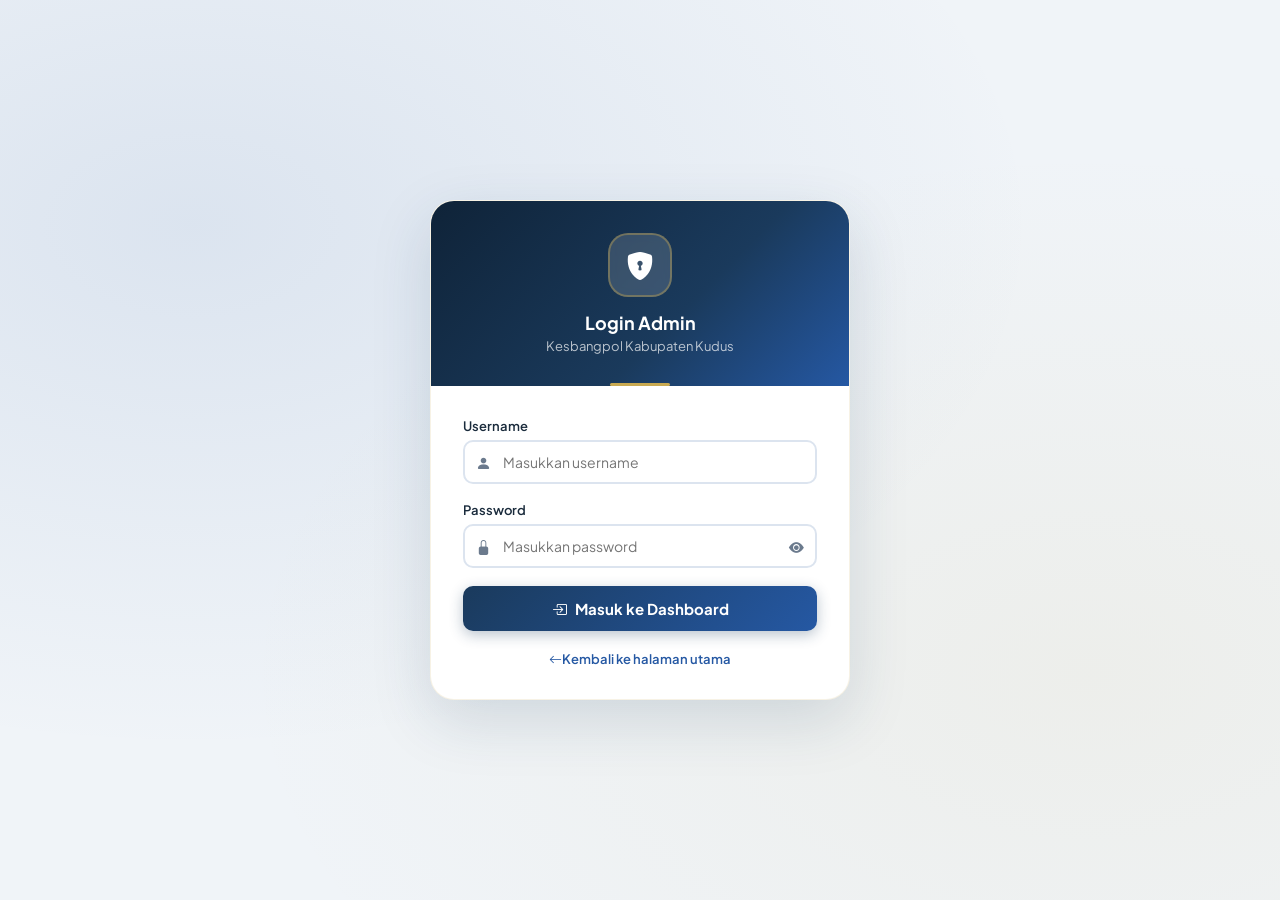
<file: admin/login.html>
<!DOCTYPE html>
<html lang="id">
<head>
  <meta charset="UTF-8">
  <title>Login Admin – Kesbangpol Kudus</title>
  <meta name="viewport" content="width=device-width, initial-scale=1.0">
  <link rel="icon" type="image/png" href="../src/admin.png">
  <link href="https://fonts.googleapis.com/css2?family=Plus+Jakarta+Sans:wght@300;400;500;600;700;800&display=swap" rel="stylesheet">
  <link href="https://cdn.jsdelivr.net/npm/bootstrap-icons@1.10.5/font/bootstrap-icons.css" rel="stylesheet">
  <link rel="stylesheet" href="login.css">
</head>
<body>

  <div class="card">
    <div class="card-header">
      <div class="admin-avatar">
        <i class="bi bi-shield-lock-fill"></i>
      </div>
      <h1>Login Admin</h1>
      <p>Kesbangpol Kabupaten Kudus</p>
    </div>

    <div class="card-body">
      <div class="error-msg" id="errorMsg">
        <i class="bi bi-exclamation-circle-fill"></i>
        <span id="errorText">Username atau password salah.</span>
      </div>

      <div class="form-group">
        <label>Username</label>
        <div class="input-wrap">
          <i class="bi bi-person-fill"></i>
          <input type="text" id="username" placeholder="Masukkan username" autocomplete="off">
        </div>
      </div>

      <div class="form-group">
        <label>Password</label>
        <div class="input-wrap">
          <i class="bi bi-lock-fill"></i>
          <input type="password" id="password" placeholder="Masukkan password">
          <i class="bi bi-eye-fill toggle-pw" id="togglePw"></i>
        </div>
      </div>

      <button class="btn-login" onclick="doLogin()">
        <div class="btn-spinner"></div>
        <i class="bi bi-box-arrow-in-right" id="loginIcon"></i>
        <span id="loginText">Masuk ke Dashboard</span>
        <div class="btn-dots-pulse"><span></span><span></span><span></span></div>
      </button>

      <div class="back-link">
        <a href="../index.html"><i class="bi bi-arrow-left me-1"></i>Kembali ke halaman utama</a>
      </div>
    </div>
  </div>

  <script>
    const APPS_SCRIPT_URL = "https://script.google.com/macros/s/AKfycbwyZ5WJGmg1qkPgjuiHGJrGzAIFNQWumpw92FBoun7S60oTYriJQ_6yxgcDFBBOqYdQ/exec";

    // Toggle password visibility
    document.getElementById("togglePw").addEventListener("click", function () {
      const pw = document.getElementById("password");
      const icon = this;
      if (pw.type === "password") {
        pw.type = "text";
        icon.classList.replace("bi-eye-fill", "bi-eye-slash-fill");
      } else {
        pw.type = "password";
        icon.classList.replace("bi-eye-slash-fill", "bi-eye-fill");
      }
    });

    // Enter key login
    document.addEventListener("keydown", function (e) {
      if (e.key === "Enter") doLogin();
    });

    async function doLogin() {
      const username = document.getElementById("username").value.trim();
      const password = document.getElementById("password").value; // ← tidak di-trim, spasi valid
      const errorMsg = document.getElementById("errorMsg");
      const errorText = document.getElementById("errorText");
      const btn = document.querySelector(".btn-login");

      if (!username || !password) {
        errorText.textContent = "Username dan password wajib diisi.";
        errorMsg.classList.add("show");
        return;
      }

      btn.innerHTML = '<div class="btn-spinner"></div><span>Memverifikasi</span><div class="btn-dots-pulse"><span></span><span></span><span></span></div>';
      btn.disabled = true;
      btn.classList.add("loading");
      errorMsg.classList.remove("show");

      try {
        // Hash password SHA-256 di browser — password asli tidak pernah dikirim ke server
        const encoder = new TextEncoder();
        const hashBuffer = await crypto.subtle.digest("SHA-256", encoder.encode(password));
        const hashArray = Array.from(new Uint8Array(hashBuffer));
        const hashedPassword = hashArray.map(b => b.toString(16).padStart(2, "0")).join("");

        // Pakai POST agar kredensial tidak muncul di URL/log
        const body = new URLSearchParams({ action: "login", username, password: hashedPassword });
        const res = await fetch(APPS_SCRIPT_URL, { method: "POST", body });
        const data = await res.json();

        if (data.success) {
          sessionStorage.setItem("adminLoggedIn", "true");
          sessionStorage.setItem("adminUser", username);
          window.location.href = "dashboard.html";
        } else {
          errorText.textContent = "Username atau password salah.";
          errorMsg.classList.add("show");
          btn.innerHTML = '<div class="btn-spinner"></div><i class="bi bi-box-arrow-in-right"></i><span>Masuk ke Dashboard</span><div class="btn-dots-pulse"><span></span><span></span><span></span></div>';
          btn.disabled = false;
          btn.classList.remove("loading");
        }
      } catch (err) {
        errorText.textContent = "Gagal terhubung ke server. Coba lagi.";
        errorMsg.classList.add("show");
        btn.innerHTML = '<div class="btn-spinner"></div><i class="bi bi-box-arrow-in-right"></i><span>Masuk ke Dashboard</span><div class="btn-dots-pulse"><span></span><span></span><span></span></div>';
        btn.disabled = false;
        btn.classList.remove("loading");
      }
    }
  </script>

</body>
</html>
</file>
<file: assets/style.css>
@import url('https://fonts.googleapis.com/css2?family=Plus+Jakarta+Sans:wght@300;400;500;600;700&display=swap');

:root {
  --primary: #1a3a5c;
  --primary-light: #2558a3;
  --primary-dark: #0f2338;
  --accent: #c8a951;
  --accent-light: #e8c96a;
  --danger: #dc3545;
  --success: #198754;
  --bg: #f0f4f8;
  --bg-card: #ffffff;
  --text-main: #1a2b3c;
  --text-muted: #6b7a8d;
  --border: #dce4ef;
  --shadow-sm: 0 2px 8px rgba(26,58,92,0.08);
  --shadow-md: 0 8px 32px rgba(26,58,92,0.13);
  --shadow-lg: 0 20px 60px rgba(26,58,92,0.18);
  --radius: 12px;
  --radius-sm: 8px;
  --transition: all 0.25s cubic-bezier(0.4,0,0.2,1);
}

* {
  margin: 0;
  padding: 0;
  box-sizing: border-box;
}

body {
  font-family: 'Plus Jakarta Sans', sans-serif;
  background: var(--bg);
  color: var(--text-main);
  min-height: 100vh;
  display: flex;
  flex-direction: column;
  align-items: center;
  padding: 0 0 60px 0;
  background-image:
    radial-gradient(ellipse at 10% 20%, rgba(37,88,163,0.07) 0%, transparent 50%),
    radial-gradient(ellipse at 90% 80%, rgba(200,169,81,0.06) 0%, transparent 50%);
}

/* ====== HEADER ====== */
.header {
  display: flex;
  justify-content: space-between;
  align-items: center;
  padding: 0 32px;
  background: linear-gradient(135deg, var(--primary-dark) 0%, var(--primary) 60%, var(--primary-light) 100%);
  position: fixed;
  top: 0;
  left: 0;
  width: 100%;
  z-index: 1000;
  height: 72px;
  box-shadow: 0 4px 20px rgba(15,35,56,0.35);
  border-bottom: 3px solid var(--accent);
}

.header::after {
  content: '';
  position: absolute;
  bottom: 0;
  left: 0;
  right: 0;
  height: 1px;
  background: linear-gradient(90deg, transparent, rgba(200,169,81,0.5), transparent);
}

.header-left {
  display: flex;
  align-items: center;
  gap: 14px;
}

.logo-left {
  height: 52px;
  width: auto;
  filter: drop-shadow(0 2px 6px rgba(0,0,0,0.3));
}

.logo-right {
  height: 52px;
  width: auto;
  filter: drop-shadow(0 2px 6px rgba(0,0,0,0.2));
}

.header-title {
  border-left: 2px solid rgba(200,169,81,0.5);
  padding-left: 14px;
}

.instansi-text {
  color: #ffffff;
  font-size: 14px;
  font-weight: 600;
  line-height: 1.35;
  margin: 0;
  letter-spacing: 0.1px;
  text-shadow: 0 1px 4px rgba(0,0,0,0.25);
}



/* ====== CONTAINER ====== */
.container {
  max-width: 700px;
  width: 100%;
  margin-top: 92px;
  background: var(--bg-card);
  border-radius: 20px;
  box-shadow: var(--shadow-lg);
  overflow: hidden;
  border: 1px solid rgba(200,169,81,0.15);
}

/* ====== TITLE ====== */
.title {
  background: linear-gradient(135deg, var(--primary-dark), var(--primary));
  color: white;
  text-align: center;
  font-family: 'Plus Jakarta Sans', sans-serif;
  font-size: 18px;
  font-weight: 700;
  padding: 28px 32px 24px;
  letter-spacing: 1.2px;
  text-transform: uppercase;
  position: relative;
  overflow: hidden;
}

.title::before {
  content: '';
  position: absolute;
  top: 0; left: 0; right: 0; bottom: 0;
  background: url("data:image/svg+xml,%3Csvg width='60' height='60' viewBox='0 0 60 60' xmlns='http://www.w3.org/2000/svg'%3E%3Cg fill='none' fill-rule='evenodd'%3E%3Cg fill='%23ffffff' fill-opacity='0.03'%3E%3Cpath d='M36 34v-4h-2v4h-4v2h4v4h2v-4h4v-2h-4zm0-30V0h-2v4h-4v2h4v4h2V6h4V4h-4zM6 34v-4H4v4H0v2h4v4h2v-4h4v-2H6zM6 4V0H4v4H0v2h4v4h2V6h4V4H6z'/%3E%3C/g%3E%3C/g%3E%3C/svg%3E");
}

.title::after {
  content: '';
  position: absolute;
  bottom: 0;
  left: 50%;
  transform: translateX(-50%);
  width: 60px;
  height: 3px;
  background: var(--accent);
  border-radius: 2px;
}

/* ====== CONTENT ====== */
.content {
  padding: 32px;
}

/* ====== SECTION GROUPS ====== */
.section-group {
  background: #f8fbff;
  border: 1px solid var(--border);
  border-left: 4px solid var(--primary-light);
  border-radius: var(--radius);
  padding: 24px;
  margin-bottom: 24px;
}

.section-group-title {
  font-size: 14px;
  font-weight: 700;
  text-transform: uppercase;
  letter-spacing: 1px;
  color: var(--primary-light);
  margin-bottom: 20px;
  display: flex;
  align-items: center;
  gap: 8px;
}

.section-group-title::after {
  content: '';
  flex: 1;
  height: 1px;
  background: var(--border);
}

/* ====== GLOBAL ERROR ====== */
#globalError {
  border-radius: var(--radius-sm);
  border-left: 4px solid #f39c12;
  background: #fff9e6;
  color: #8a6700;
  font-size: 14px;
  font-weight: 500;
  padding: 12px 16px;
  margin-bottom: 20px;
}

/* ====== PREVIEW BOX ====== */
#previewBox {
  border-radius: var(--radius-sm);
  background: #eef5ff;
  border: 1px solid #c3d9ff;
  border-left: 4px solid var(--primary-light);
  font-size: 14px;
  margin-bottom: 24px;
}

/* ====== INPUT BOXES ====== */
.input-box {
  margin-bottom: 18px;
}

.input-box label,
.form-label {
  display: block;
  font-size: 15px;
  font-weight: 600;
  color: var(--text-main);
  margin-bottom: 6px;
  line-height: 1.4;
}

.form-control {
  width: 100%;
  padding: 12px 15px;
  border: 2px solid var(--border);
  border-radius: var(--radius-sm);
  font-family: 'Plus Jakarta Sans', sans-serif;
  font-size: 15px;
  color: var(--text-main);
  background: white;
  transition: var(--transition);
  outline: none;
}

.form-control:focus {
  border-color: var(--primary-light);
  box-shadow: 0 0 0 4px rgba(37,88,163,0.1);
  background: #fafcff;
}

.form-control::placeholder {
  color: #aab4bf;
  font-size: 14px;
}

select.form-control {
  cursor: pointer;
  appearance: none;
  -webkit-appearance: none;
}

textarea.form-control {
  resize: vertical;
  min-height: 90px;
}

/* ====== INPUT GROUP (date with icon) ====== */
.input-group {
  display: flex;
  align-items: stretch;
}

.input-group .form-control {
  border-top-right-radius: 0;
  border-bottom-right-radius: 0;
  border-right: none;
}

.input-group-text {
  display: flex;
  align-items: center;
  padding: 0 14px;
  background: var(--primary);
  color: white;
  border: 2px solid var(--primary);
  border-left: none;
  border-radius: 0 var(--radius-sm) var(--radius-sm) 0;
  font-size: 15px;
}

/* ====== DROPDOWN ====== */
.dropdown-icon {
  position: relative;
}

.dropdown-icon .dropdown-arrow {
  position: absolute;
  right: 12px;
  top: 50%;
  transform: translateY(-50%);
  pointer-events: none;
  font-size: 18px;
  color: var(--primary);
  line-height: 1;
}

/* ====== INPUT ROW ====== */
.input-row {
  display: flex;
  gap: 16px;
}

.half-width {
  width: 50%;
}

/* ====== ERROR STATES ====== */
.error-text {
  color: var(--danger);
  font-size: 12px;
  font-weight: 500;
  margin-top: 5px;
  display: none;
  align-items: center;
  gap: 4px;
}

.error-text::before {
  content: '⚠';
  font-size: 11px;
}

.input-box.error .error-text {
  display: flex;
}

.input-box.error .form-control {
  border-color: var(--danger);
  background-color: #fff8f8;
}

.input-box.error .form-control:focus {
  box-shadow: 0 0 0 4px rgba(220,53,69,0.1);
}

/* ====== SECTION DIVIDER ====== */
.section-divider {
  display: flex;
  align-items: center;
  gap: 12px;
  margin: 28px 0 20px;
  font-size: 12px;
  font-weight: 700;
  text-transform: uppercase;
  letter-spacing: 1.2px;
  color: var(--text-muted);
}

.section-divider::before,
.section-divider::after {
  content: '';
  flex: 1;
  height: 1px;
  background: var(--border);
}

/* ====== BUTTONS ====== */
.button-container {
  display: flex;
  flex-direction: column;
  gap: 0;
  margin-top: 28px;
}

.btn-submit,
.btn-reset {
  flex: 1;
  padding: 13px 20px;
  border: none;
  border-radius: var(--radius-sm);
  cursor: pointer;
  font-family: 'Plus Jakarta Sans', sans-serif;
  font-size: 14px;
  font-weight: 700;
  letter-spacing: 0.5px;
  transition: var(--transition);
  display: flex;
  align-items: center;
  justify-content: center;
  gap: 8px;
}

.btn-submit {
  background: linear-gradient(135deg, var(--primary) 0%, var(--primary-light) 100%);
  color: white;
  box-shadow: 0 4px 14px rgba(26,58,92,0.3);
}

.btn-submit:hover:not(:disabled) {
  transform: translateY(-2px);
  box-shadow: 0 8px 20px rgba(26,58,92,0.4);
  background: linear-gradient(135deg, var(--primary-dark) 0%, var(--primary) 100%);
}

.btn-submit:active {
  transform: translateY(0);
}

.btn-submit:disabled {
  opacity: 0.7;
  cursor: not-allowed;
}

.btn-reset {
  background: white;
  color: var(--danger);
  border: 2px solid #f5c6cb;
}

.btn-reset:hover {
  background: #fff0f1;
  border-color: var(--danger);
  transform: translateY(-2px);
}

/* ====== FILE UPLOAD ====== */
.file-upload-area {
  border: 2px dashed var(--border);
  border-radius: var(--radius);
  padding: 20px;
  background: #fafbfc;
  transition: var(--transition);
}

.file-upload-area:hover {
  border-color: var(--primary-light);
  background: #f0f5ff;
}

.file-upload-area input[type="file"] {
  width: 100%;
  padding: 8px;
  font-size: 13px;
  cursor: pointer;
}

/* ====== NOTIFICATION / MODAL OVERLAY ====== */
.notification {
  position: fixed;
  top: 50%;
  left: 50%;
  transform: translate(-50%, -50%);
  background: white;
  color: var(--text-main);
  padding: 32px;
  border-radius: 16px;
  box-shadow: 0 20px 60px rgba(0,0,0,0.35);
  z-index: 2000;
  text-align: center;
  font-size: 15px;
  font-weight: 500;
  max-width: 90%;
  width: 460px;
  animation: popIn 0.3s cubic-bezier(0.34, 1.56, 0.64, 1);
  line-height: 1.7;
}

.notification::before {
  content: '';
  position: fixed;
  inset: 0;
  background: rgba(255,255,255,0.85);
  z-index: -1;
  backdrop-filter: blur(4px);
}

.notification.d-none {
  display: none;
}

@keyframes popIn {
  from {
    opacity: 0;
    transform: translate(-50%, -50%) scale(0.85);
  }
  to {
    opacity: 1;
    transform: translate(-50%, -50%) scale(1);
  }
}

.notification ul {
  text-align: left;
  padding-left: 24px;
  margin: 14px 0;
  font-size: 14px;
  font-weight: 500;
  color: var(--text-main);
}

.notification ul li {
  margin-bottom: 6px;
}

.notification p {
  text-align: center;
  font-size: 15px;
  font-weight: 500;
  color: var(--text-main);
  margin-top: 8px;
}

.notification .button-container {
  display: flex;
  gap: 12px;
  margin-top: 20px;
}

.notification .btn-refresh {
  flex: 1;
  padding: 12px;
  background: linear-gradient(135deg, var(--primary), var(--primary-light));
  color: white;
  border: none;
  border-radius: var(--radius-sm);
  cursor: pointer;
  font-family: 'Plus Jakarta Sans', sans-serif;
  font-size: 14px;
  font-weight: 600;
  transition: var(--transition);
}

.notification .btn-refresh:hover {
  transform: translateY(-2px);
  box-shadow: var(--shadow-md);
}

/* ====== CONTACT SECTION ====== */
.contact-us {
  text-align: center;
  margin-top: 16px;
  padding-top: 16px;
  border-top: 1px solid var(--border);
  font-size: 15px;
  font-weight: 600;
  color: var(--text-main);
}

.contact-us p {
  margin-bottom: 10px;
  line-height: 1.5;
}

.social-links {
  display: flex;
  justify-content: center;
  gap: 24px;
  margin-top: 8px;
  margin-bottom: 4px;
}

.social-link {
  display: flex;
  flex-direction: column;
  align-items: center;
  gap: 6px;
  font-size: 14px;
  font-weight: 700;
  color: var(--text-main);
  transition: var(--transition);
}

.social-link:hover {
  color: var(--primary);
  transform: translateY(-2px);
}

.social-icon {
  width: 48px;
  height: 48px;
  border-radius: 12px;
  box-shadow: var(--shadow-sm);
  transition: var(--transition);
}

.social-link:hover .social-icon {
  box-shadow: var(--shadow-md);
}

/* ====== POPUP MODAL ====== */
/* ====== POPUP MODAL ====== */
.popup-modal {
  position: fixed;
  z-index: 3000;
  top: 0;
  left: 0;
  width: 100vw;
  height: 100vh;
  background-color: rgba(10, 20, 40, 0.7);
  display: flex;
  justify-content: center;
  align-items: center;
  backdrop-filter: blur(8px);
  padding: 16px;
}

.popup-content {
  background: white;
  padding: 28px 24px;
  border-radius: 24px;
  text-align: center;
  animation: popIn 0.4s cubic-bezier(0.34, 1.56, 0.64, 1);
  max-width: 92%;
  width: 440px;
  box-shadow: 0 30px 80px rgba(0,0,0,0.35);
  border: 1px solid rgba(200,169,81,0.2);
  max-height: 90vh;
  overflow-y: auto;
  display: flex;
  flex-direction: column;
  align-items: center;
}

.popup-image {
  max-width: 100%;
  height: 200px;
  object-fit: cover;
  border-radius: 28px;
  margin-bottom: 14px;
  box-shadow: 0 8px 24px rgba(26,58,92,0.2);
  flex-shrink: 0;
}

.popup-welcome-badge {
  display: inline-block;
  background: linear-gradient(135deg, #eef5ff, #dce8ff);
  color: var(--primary-light);
  font-size: 14px;
  font-weight: 700;
  padding: 6px 16px;
  border-radius: 20px;
  letter-spacing: 0.5px;
  margin-bottom: 8px;
  border: 1px solid rgba(37,88,163,0.15);
  flex-shrink: 0;
}

.popup-title {
  font-family: 'Plus Jakarta Sans', sans-serif;
  font-size: 18px;
  font-weight: 700;
  color: var(--text-main);
  margin-bottom: 4px;
  line-height: 1.3;
  flex-shrink: 0;
}

.popup-divider {
  width: 50px;
  height: 3px;
  background: linear-gradient(90deg, var(--primary), var(--accent));
  border-radius: 2px;
  margin: 10px auto;
  flex-shrink: 0;
}

.popup-tips {
  background: #f8fbff;
  border-radius: 14px;
  padding: 14px;
  margin-bottom: 10px;
  text-align: left;
  border: 1px solid var(--border);
  width: 100%;
  box-sizing: border-box;
  flex-shrink: 0;
}

.popup-tip-item {
  display: flex;
  align-items: flex-start;
  gap: 10px;
  font-size: 13.5px;
  font-weight: 500;
  color: var(--text-main);
  line-height: 1.5;
}

.popup-tip-icon {
  font-size: 16px;
  flex-shrink: 0;
  margin-top: 1px;
}

.popup-tip-list {
  margin: 6px 0 0 0;
  padding-left: 18px;
  font-size: 13px;
  color: var(--text-main);
  line-height: 1.8;
}

.popup-ok {
  display: flex;
  align-items: center;
  justify-content: center;
  gap: 6px;
  width: 100%;
  padding: 13px 24px;
  background: linear-gradient(135deg, var(--primary), var(--primary-light));
  color: white;
  border: none;
  border-radius: var(--radius-sm);
  cursor: pointer;
  font-family: 'Plus Jakarta Sans', sans-serif;
  font-size: 15px;
  font-weight: 700;
  letter-spacing: 0.3px;
  transition: var(--transition);
  box-shadow: 0 4px 14px rgba(26,58,92,0.3);
  margin-top: 4px;
  flex-shrink: 0;
}

.popup-ok:hover {
  background: linear-gradient(135deg, var(--primary-dark), var(--primary));
  box-shadow: 0 8px 20px rgba(26,58,92,0.4);
}

/* ====== LOADING MODAL ====== */
.modal-content {
  border-radius: 16px;
  border: none;
  box-shadow: var(--shadow-lg);
}

.loading-modal-content {
  border-radius: 20px !important;
  overflow: hidden;
}

.loading-modal-body {
  padding: 36px 32px !important;
}

/* Animasi lingkaran */
.loading-ring {
  position: relative;
  width: 80px;
  height: 80px;
  margin: 0 auto 20px;
}

.loading-ring-inner {
  width: 80px;
  height: 80px;
  border-radius: 50%;
  border: 4px solid var(--border);
  border-top-color: var(--primary);
  border-right-color: var(--primary-light);
  animation: spinRing 1s linear infinite;
  position: absolute;
  top: 0; left: 0;
}

@keyframes spinRing {
  to { transform: rotate(360deg); }
}

.loading-icon {
  position: absolute;
  top: 50%;
  left: 50%;
  transform: translate(-50%, -50%);
  font-size: 28px;
  animation: pulse 1.5s ease-in-out infinite;
}

@keyframes pulse {
  0%, 100% { transform: translate(-50%, -50%) scale(1); }
  50% { transform: translate(-50%, -50%) scale(1.15); }
}

.loading-title {
  font-size: 17px;
  font-weight: 700;
  color: var(--primary);
  margin-bottom: 4px !important;
}

.loading-subtitle {
  font-size: 13px;
  color: var(--text-muted);
  font-weight: 500;
  margin-bottom: 20px !important;
}

/* Progress bar */
.loading-progress-bar {
  width: 100%;
  height: 8px;
  background: var(--border);
  border-radius: 10px;
  overflow: hidden;
  margin-bottom: 8px;
}

.loading-progress-fill {
  height: 100%;
  width: 0%;
  background: linear-gradient(90deg, var(--primary), var(--primary-light), var(--accent));
  border-radius: 10px;
  transition: width 0.5s ease;
  background-size: 200% 100%;
  animation: shimmer 1.5s linear infinite;
}

@keyframes shimmer {
  0% { background-position: 200% center; }
  100% { background-position: -200% center; }
}

.loading-progress-label {
  font-size: 12px;
  font-weight: 600;
  color: var(--primary-light);
  margin-bottom: 20px !important;
}

/* Tips */
.loading-tips {
  background: #f8fbff;
  border: 1px solid var(--border);
  border-left: 3px solid var(--accent);
  border-radius: var(--radius-sm);
  padding: 12px 14px;
  text-align: left;
}

.loading-tips-label {
  font-size: 12px;
  font-weight: 700;
  color: var(--primary);
  margin-bottom: 4px !important;
}

.loading-tips-text {
  font-size: 12.5px;
  color: var(--text-muted);
  font-weight: 500;
  line-height: 1.5;
  margin-bottom: 0 !important;
  transition: opacity 0.3s ease;
}

/* ====== HINT TEXT ====== */
.section-hint {
  font-size: 12px;
  color: var(--text-muted);
  background: #f5f8ff;
  border-left: 3px solid var(--primary-light);
  padding: 8px 12px;
  border-radius: 0 var(--radius-sm) var(--radius-sm) 0;
  margin-bottom: 20px;
  line-height: 1.5;
}

/* ====== CONTOH GAMBAR ====== */
.img-thumbnail {
  border-radius: var(--radius-sm) !important;
  border: 2px solid var(--border) !important;
  box-shadow: var(--shadow-sm) !important;
}

/* ====== BOOTSTRAP OVERRIDES ====== */
.btn-primary {
  background: linear-gradient(135deg, var(--primary), var(--primary-light));
  border: none;
  border-radius: var(--radius-sm);
  font-family: 'Plus Jakarta Sans', sans-serif;
  font-weight: 600;
  padding: 10px 20px;
  transition: var(--transition);
  box-shadow: 0 4px 14px rgba(26,58,92,0.25);
}

.btn-primary:hover {
  background: linear-gradient(135deg, var(--primary-dark), var(--primary));
  transform: translateY(-1px);
  box-shadow: 0 6px 18px rgba(26,58,92,0.35);
}

/* ====== FOOTER ====== */
footer {
  width: 100%;
  text-align: center;
  padding: 20px;
  font-size: 13px;
  color: var(--text-muted);
  background: white;
  border-top: 1px solid var(--border);
  margin-top: 40px;
  line-height: 1.7;
}

/* ====== RESPONSIVE ====== */
@media (max-width: 576px) {
  .header {
    padding: 0 14px;
    height: 62px;
  }

  .logo-left, .logo-right {
    height: 38px;
  }

  .instansi-text {
    font-size: 11.5px;
  }

  .progress-indicator {
    margin-top: 82px;
    gap: 0;
  }

  .progress-indicator .step {
    padding: 8px 12px;
    font-size: 11px;
  }

  .progress-indicator > span:not(.step) {
    padding: 0 3px;
    font-size: 16px;
  }

  .container {
    border-radius: 14px;
    margin: 78px 8px 16px;
    width: calc(100% - 16px);
  }

  .title {
    font-size: 15px;
    padding: 20px 16px 16px;
    letter-spacing: 0.5px;
  }

  .content {
    padding: 20px 16px;
  }

  .input-row {
    flex-direction: column;
    gap: 0;
  }

  .half-width {
    width: 100%;
  }

  /* button-container sudah flex-direction:column, btn-row-top tetap flex row */
  .btn-row-top {
    flex-direction: column;
  }

  .btn-row-top .btn-submit,
  .btn-row-top .btn-reset {
    width: 100%;
  }

  .btn-back-form {
    width: 100%;
    justify-content: center;
  }

  .notification {
    width: 92%;
    padding: 24px 18px;
    font-size: 14px;
  }

  .popup-content {
    padding: 20px 16px 12px 16px;
    max-height: 85vh;
  }

  .popup-wrapper {
    width: 96%;
  }

  .popup-image {
    height: 160px;
  }

  .popup-divider {
    margin: 8px auto;
  }

  .popup-tips {
    padding: 12px;
    margin-bottom: 8px;
  }

  .popup-tip-item {
    font-size: 12.5px;
  }

  .popup-ok {
    padding: 14px 20px;
    font-size: 14px;
    width: 100%;
  }

  .popup-back {
    font-size: 13px;
    padding: 8px 0;
  }

  .section-group {
    padding: 18px 14px;
  }

  /* Form label & input lebih nyaman di HP */
  .form-label {
    font-size: 13px;
  }

  .form-control, .form-select {
    font-size: 16px !important; /* mencegah zoom otomatis Safari iOS */
    padding: 10px 14px;
  }

  .input-group-text {
    font-size: 13px;
    padding: 10px 12px;
  }

  /* Section title lebih kecil */
  .section-group-title {
    font-size: 13px;
  }

  /* Kontak sosial */
  .social-links {
    flex-direction: row;
    flex-wrap: wrap;
    justify-content: center;
    gap: 20px;
  }
}

/* ====== DYNAMIC ANGGOTA PENELITI ====== */
.anggota-row {
  display: flex;
  align-items: center;
  gap: 10px;
  margin-bottom: 10px;
  animation: fadeSlideIn 0.2s ease;
}

@keyframes fadeSlideIn {
  from { opacity: 0; transform: translateY(-6px); }
  to   { opacity: 1; transform: translateY(0); }
}

.anggota-nomor {
  background: var(--primary);
  color: white;
  font-size: 13px;
  font-weight: 700;
  min-width: 28px;
  height: 28px;
  border-radius: 50%;
  display: flex;
  align-items: center;
  justify-content: center;
  flex-shrink: 0;
}

.anggota-row .form-control {
  flex: 1;
}

.btn-hapus-anggota {
  background: none;
  border: 2px solid #f5c6cb;
  color: var(--danger);
  border-radius: var(--radius-sm);
  width: 38px;
  height: 38px;
  display: flex;
  align-items: center;
  justify-content: center;
  cursor: pointer;
  flex-shrink: 0;
  transition: var(--transition);
  font-size: 15px;
}

.btn-hapus-anggota:hover {
  background: #fff0f1;
  border-color: var(--danger);
}

.btn-tambah-anggota {
  display: flex;
  align-items: center;
  gap: 6px;
  margin-top: 8px;
  padding: 10px 16px;
  background: white;
  color: var(--primary-light);
  border: 2px dashed var(--primary-light);
  border-radius: var(--radius-sm);
  font-family: 'Plus Jakarta Sans', sans-serif;
  font-size: 14px;
  font-weight: 600;
  cursor: pointer;
  transition: var(--transition);
  width: 100%;
  justify-content: center;
}

.btn-tambah-anggota:hover {
  background: #f0f5ff;
  border-style: solid;
}
/* ===== TOMBOL KEMBALI & LAYOUT BUTTON CONTAINER ===== */
.popup-back {
  display: block;
  text-align: center;
  margin-top: 12px;
  font-size: 13px;
  color: #6b7a8d;
  text-decoration: none;
  font-weight: 600;
  transition: color 0.2s;
}

.popup-back:hover {
  color: var(--primary);
  text-decoration: underline;
}

.btn-row-top {
  display: flex;
  gap: 12px;
  justify-content: center;
  flex-wrap: wrap;
}

.btn-row-bottom {
  display: flex;
  justify-content: center;
  margin-top: 10px;
}

.btn-back-form {
  display: inline-flex;
  align-items: center;
  padding: 10px 28px;
  background: white;
  color: #6b7a8d;
  border: 2px solid #dce4ef;
  border-radius: var(--radius-sm);
  font-size: 14px;
  font-weight: 600;
  cursor: pointer;
  transition: var(--transition);
  font-family: 'Plus Jakarta Sans', sans-serif;
}

.btn-back-form:hover {
  border-color: var(--primary);
  color: var(--primary);
  background: #f0f4f8;
}

/* ===== CUSTOM MODAL (alert & confirm) ===== */
.custom-modal-overlay {
  position: fixed;
  inset: 0;
  background: rgba(10, 20, 40, 0.6);
  backdrop-filter: blur(4px);
  z-index: 9999;
  display: flex;
  align-items: center;
  justify-content: center;
  padding: 16px;
  animation: fadeInOverlay 0.2s ease;
}

@keyframes fadeInOverlay {
  from { opacity: 0; }
  to   { opacity: 1; }
}

.custom-modal-box {
  background: white;
  border-radius: 24px;
  padding: 32px 28px;
  width: 100%;
  max-width: 400px;
  text-align: center;
  box-shadow: 0 20px 60px rgba(0, 0, 0, 0.25);
  animation: popIn 0.3s cubic-bezier(0.34, 1.56, 0.64, 1);
  border: 1px solid rgba(200, 169, 81, 0.15);
}

.custom-modal-icon {
  font-size: 40px;
  margin-bottom: 14px;
  line-height: 1;
}

.custom-modal-title {
  font-size: 17px;
  font-weight: 700;
  color: var(--primary);
  margin-bottom: 10px;
}

.custom-modal-msg {
  font-size: 14px;
  color: #4a5568;
  line-height: 1.7;
  margin-bottom: 24px;
}

.custom-modal-actions {
  display: flex;
  gap: 10px;
  justify-content: center;
  flex-wrap: wrap;
}

.custom-modal-btn-primary {
  flex: 1;
  min-width: 120px;
  padding: 12px 20px;
  background: linear-gradient(135deg, var(--primary), var(--primary-light));
  color: white;
  border: none;
  border-radius: 10px;
  font-family: 'Plus Jakarta Sans', sans-serif;
  font-size: 14px;
  font-weight: 700;
  cursor: pointer;
  transition: var(--transition);
}

.custom-modal-btn-primary:hover {
  opacity: 0.9;
}

.custom-modal-btn-cancel {
  flex: 1;
  min-width: 120px;
  padding: 12px 20px;
  background: white;
  color: #6b7a8d;
  border: 2px solid #dce4ef;
  border-radius: 10px;
  font-family: 'Plus Jakarta Sans', sans-serif;
  font-size: 14px;
  font-weight: 600;
  cursor: pointer;
  transition: var(--transition);
}

.custom-modal-btn-cancel:hover {
  border-color: var(--primary);
  color: var(--primary);
}

.custom-modal-btn-danger {
  flex: 1;
  min-width: 120px;
  padding: 12px 20px;
  background: linear-gradient(135deg, #c0392b, #e74c3c);
  color: white;
  border: none;
  border-radius: 10px;
  font-family: 'Plus Jakarta Sans', sans-serif;
  font-size: 14px;
  font-weight: 700;
  cursor: pointer;
  transition: var(--transition);
}

.custom-modal-btn-danger:hover {
  opacity: 0.9;
}

/* ====== TOMBOL KEMBALI KE MENU UTAMA ====== */
.btn-row-back {
  display: flex;
  justify-content: center;
  margin-top: 10px;
}

.btn-back-menu {
  display: inline-flex;
  align-items: center;
  gap: 6px;
  background: transparent;
  border: 1.5px solid #aec6e8;
  color: #4a7aaa;
  padding: 9px 22px;
  border-radius: 30px;
  font-size: 13px;
  font-weight: 600;
  cursor: pointer;
  font-family: 'Plus Jakarta Sans', sans-serif;
  transition: all 0.2s ease;
  letter-spacing: 0.2px;
}

.btn-back-menu:hover {
  background: #eef4fb;
  border-color: #1a3a5c;
  color: #1a3a5c;
}

/* ====== POPUP BACK BUTTON ====== */
.popup-back {
  display: flex;
  align-items: center;
  justify-content: center;
  gap: 6px;
  width: 100%;
  padding: 10px 20px;
  background: transparent;
  border: 1.5px solid #aec6e8;
  color: #4a7aaa;
  border-radius: var(--radius-sm);
  font-size: 13px;
  font-weight: 600;
  cursor: pointer;
  font-family: 'Plus Jakarta Sans', sans-serif;
  transition: all 0.2s ease;
  margin-top: 8px;
}

.popup-back:hover {
  background: #eef4fb;
  border-color: #1a3a5c;
  color: #1a3a5c;
}

@media (max-width: 576px) {
  .custom-modal-box {
    padding: 24px 20px;
  }
  .custom-modal-actions {
    flex-direction: column;
  }
}
/* ====== RIPPLE EFFECT ====== */
.btn-submit {
  position: relative;
  overflow: hidden;
}
.ripple {
  position: absolute;
  border-radius: 50%;
  background: rgba(255,255,255,0.32);
  transform: scale(0);
  animation: rippleAnim 0.55s linear;
  pointer-events: none;
}
@keyframes rippleAnim {
  to { transform: scale(4); opacity: 0; }
}

/* ====== SCROLL ENTRANCE ANIMATION ====== */
.section-hidden {
  opacity: 0;
  transform: translateY(18px);
}
.section-visible {
  animation: sectionEnter 0.45s cubic-bezier(0.22, 1, 0.36, 1) forwards;
}
@keyframes sectionEnter {
  to { opacity: 1; transform: translateY(0); }
}

/* ====== SECTION GROUP HOVER ====== */
.section-group {
  transition: box-shadow 0.25s ease, transform 0.25s ease;
}
.section-group:hover {
  box-shadow: 0 6px 24px rgba(26,58,92,0.09);
  transform: translateY(-1px);
}

/* ====== ERROR SHAKE ====== */
.input-box.error .form-control,
.input-box.error select,
.input-box.error .file-upload-area {
  animation: shakeX 0.35s ease;
}
@keyframes shakeX {
  0%, 100% { transform: translateX(0); }
  20%       { transform: translateX(-5px); }
  40%       { transform: translateX(5px); }
  60%       { transform: translateX(-4px); }
  80%       { transform: translateX(4px); }
}

/* ====== SMOOTH FOCUS GLOW ====== */
.form-control:focus,
select.form-control:focus {
  box-shadow: 0 0 0 3px rgba(37, 88, 163, 0.13), 0 1px 4px rgba(26,58,92,0.1) !important;
  border-color: var(--primary-light) !important;
  background: #fafcff !important;
  transition: box-shadow 0.2s ease, border-color 0.2s ease, background 0.2s ease;
}

/* ====== INPUT GROUP TRANSITION ====== */
.input-group-text {
  transition: background 0.2s ease, border-color 0.2s ease;
}
.input-group:focus-within .input-group-text {
  background: var(--primary-light);
  border-color: var(--primary-light);
}

/* ====== FILE UPLOAD DRAG STATE ====== */
.file-upload-area.dragover {
  border-color: var(--primary-light);
  background: #eef5ff;
  box-shadow: 0 0 0 3px rgba(37,88,163,0.12);
}

/* ====== SOCIAL ICON HOVER ====== */
.social-link:hover .social-icon {
  transform: scale(1.08);
  box-shadow: var(--shadow-md);
}
.social-icon {
  transition: transform 0.2s ease, box-shadow 0.2s ease;
}

/* ====== SUCCESS NOTIFICATION — fix posisi fixed + animasi ====== */
#notification {
  animation: successPop 0.45s cubic-bezier(0.34, 1.56, 0.64, 1);
}
@keyframes successPop {
  from { opacity: 0; transform: translate(-50%, calc(-50% + 28px)) scale(0.92); }
  to   { opacity: 1; transform: translate(-50%, -50%) scale(1); }
}

/* ====== POPUP MODAL entrance ====== */
#popupModal .popup-content {
  animation: popIn 0.4s cubic-bezier(0.34, 1.56, 0.64, 1);
}
@keyframes popIn {
  from { opacity: 0; transform: scale(0.88) translateY(16px); }
  to   { opacity: 1; transform: scale(1) translateY(0); }
}

/* ====== LOADING MODAL entrance ====== */
.loading-modal-content {
  animation: slideUp 0.35s cubic-bezier(0.22, 1, 0.36, 1);
}
@keyframes slideUp {
  from { opacity: 0; transform: translateY(24px); }
  to   { opacity: 1; transform: translateY(0); }
}
</file>
<file: admin/login.css>
:root {
  --primary: #1a3a5c;
  --primary-light: #2558a3;
  --primary-dark: #0f2338;
  --accent: #c8a951;
  --danger: #dc3545;
  --text: #1a2b3c;
  --muted: #6b7a8d;
  --border: #dce4ef;
  --bg: #f0f4f8;
}

* { margin: 0; padding: 0; box-sizing: border-box; }

body {
  font-family: 'Plus Jakarta Sans', sans-serif;
  background: var(--bg);
  min-height: 100vh;
  display: flex;
  flex-direction: column;
  align-items: center;
  justify-content: center;
  padding: 24px;
  background-image:
    radial-gradient(ellipse at 15% 25%, rgba(37,88,163,0.1) 0%, transparent 55%),
    radial-gradient(ellipse at 85% 75%, rgba(200,169,81,0.08) 0%, transparent 55%);
}

.card {
  background: white;
  border-radius: 24px;
  box-shadow: 0 20px 60px rgba(26,58,92,0.15);
  overflow: hidden;
  width: 100%;
  max-width: 420px;
  border: 1px solid rgba(200,169,81,0.15);
  animation: fadeUp 0.5s ease;
}

@keyframes fadeUp {
  from { opacity: 0; transform: translateY(20px); }
  to { opacity: 1; transform: translateY(0); }
}

.card-header {
  background: linear-gradient(135deg, var(--primary-dark), var(--primary) 60%, var(--primary-light));
  padding: 32px;
  text-align: center;
  position: relative;
}

.card-header::after {
  content: '';
  position: absolute;
  bottom: 0; left: 50%;
  transform: translateX(-50%);
  width: 60px; height: 3px;
  background: var(--accent);
  border-radius: 2px;
}

.admin-avatar {
  width: 64px;
  height: 64px;
  background: rgba(255,255,255,0.15);
  border-radius: 20px;
  display: flex;
  align-items: center;
  justify-content: center;
  margin: 0 auto 14px;
  font-size: 28px;
  color: white;
  border: 2px solid rgba(200,169,81,0.4);
  backdrop-filter: blur(4px);
}

.card-header h1 {
  color: white;
  font-size: 18px;
  font-weight: 700;
}

.card-header p {
  color: rgba(255,255,255,0.7);
  font-size: 13px;
  margin-top: 4px;
}

.card-body {
  padding: 32px;
}

.form-group {
  margin-bottom: 18px;
}

.form-group label {
  display: block;
  font-size: 13px;
  font-weight: 600;
  color: var(--text);
  margin-bottom: 6px;
}

.input-wrap {
  position: relative;
}

.input-wrap i {
  position: absolute;
  left: 13px;
  top: 50%;
  transform: translateY(-50%);
  color: var(--muted);
  font-size: 15px;
}

.input-wrap input {
  width: 100%;
  padding: 11px 14px 11px 38px;
  border: 2px solid var(--border);
  border-radius: 10px;
  font-family: 'Plus Jakarta Sans', sans-serif;
  font-size: 14px;
  color: var(--text);
  background: white;
  transition: all 0.2s;
  outline: none;
}

.input-wrap input:focus {
  border-color: var(--primary-light);
  box-shadow: 0 0 0 4px rgba(37,88,163,0.1);
}

.input-wrap .toggle-pw {
  position: absolute;
  right: 13px;
  top: 50%;
  transform: translateY(-50%);
  left: auto;
  cursor: pointer;
  color: var(--muted);
  transition: color 0.2s;
}

.input-wrap .toggle-pw:hover {
  color: var(--primary);
}

.error-msg {
  background: #fff5f5;
  border: 1px solid #fcc;
  border-left: 3px solid var(--danger);
  border-radius: 8px;
  padding: 10px 14px;
  font-size: 13px;
  color: var(--danger);
  font-weight: 500;
  margin-bottom: 16px;
  display: none;
  align-items: center;
  gap: 8px;
}

.error-msg.show {
  display: flex;
}

.btn-login {
  width: 100%;
  padding: 13px;
  background: linear-gradient(135deg, var(--primary), var(--primary-light));
  color: white;
  border: none;
  border-radius: 10px;
  font-family: 'Plus Jakarta Sans', sans-serif;
  font-size: 15px;
  font-weight: 700;
  cursor: pointer;
  transition: all 0.25s;
  box-shadow: 0 4px 14px rgba(26,58,92,0.3);
  display: flex;
  align-items: center;
  justify-content: center;
  gap: 8px;
  margin-top: 8px;
}

.btn-login:hover {
  transform: translateY(-2px);
  box-shadow: 0 8px 20px rgba(26,58,92,0.4);
}

.btn-login:active {
  transform: translateY(0);
}

/* ===== LOADING STATE — spinner + dots pulse ===== */
.btn-login.loading {
  position: relative;
  cursor: not-allowed;
  opacity: 0.95;
  transform: none;
  pointer-events: none;
}

/* Spinner ring */
.btn-login .btn-spinner {
  display: none;
  width: 16px;
  height: 16px;
  border: 2.5px solid rgba(255,255,255,0.3);
  border-top-color: white;
  border-radius: 50%;
  animation: btnSpin 0.7s linear infinite;
  flex-shrink: 0;
}
.btn-login.loading .btn-spinner { display: block; }

@keyframes btnSpin { to { transform: rotate(360deg); } }

/* Dots pulse */
.btn-dots-pulse { display: none; align-items: center; gap: 3px; }
.btn-dots-pulse span {
  display: inline-block;
  width: 5px; height: 5px;
  border-radius: 50%;
  background: rgba(255,255,255,0.9);
  animation: dotBounce 1.2s ease-in-out infinite;
}
.btn-dots-pulse span:nth-child(2) { animation-delay: 0.2s; }
.btn-dots-pulse span:nth-child(3) { animation-delay: 0.4s; }
.btn-login.loading .btn-dots-pulse { display: inline-flex; }

@keyframes dotBounce {
  0%, 80%, 100% { transform: scale(0.6); opacity: 0.4; }
  40%            { transform: scale(1);   opacity: 1; }
}

/* ===== ERROR MESSAGE — slide-in animation ===== */
.error-msg.show {
  display: flex;
  animation: slideInError 0.3s cubic-bezier(0.22, 1, 0.36, 1);
}

@keyframes slideInError {
  from { opacity: 0; transform: translateY(-8px); }
  to   { opacity: 1; transform: translateY(0); }
}

/* ===== INPUT FOCUS — background subtle ===== */
.input-wrap input:focus {
  border-color: var(--primary-light);
  box-shadow: 0 0 0 4px rgba(37,88,163,0.1);
  background: #fafcff;
}

/* ===== ADMIN AVATAR — subtle entrance glow ===== */
.admin-avatar {
  animation: avatarGlow 3s ease-in-out infinite;
}

@keyframes avatarGlow {
  0%, 100% { box-shadow: 0 0 0 0 rgba(200,169,81,0); }
  50%       { box-shadow: 0 0 16px 4px rgba(200,169,81,0.25); }
}

/* ===== BACK LINK ===== */
.back-link {
  text-align: center;
  margin-top: 20px;
  font-size: 13px;
  color: var(--muted);
}

.back-link a {
  color: var(--primary-light);
  font-weight: 600;
  text-decoration: none;
}

.back-link a:hover {
  text-decoration: underline;
}

@media (max-width: 480px) {
  .card-body { padding: 24px 20px; }
}
</file>
